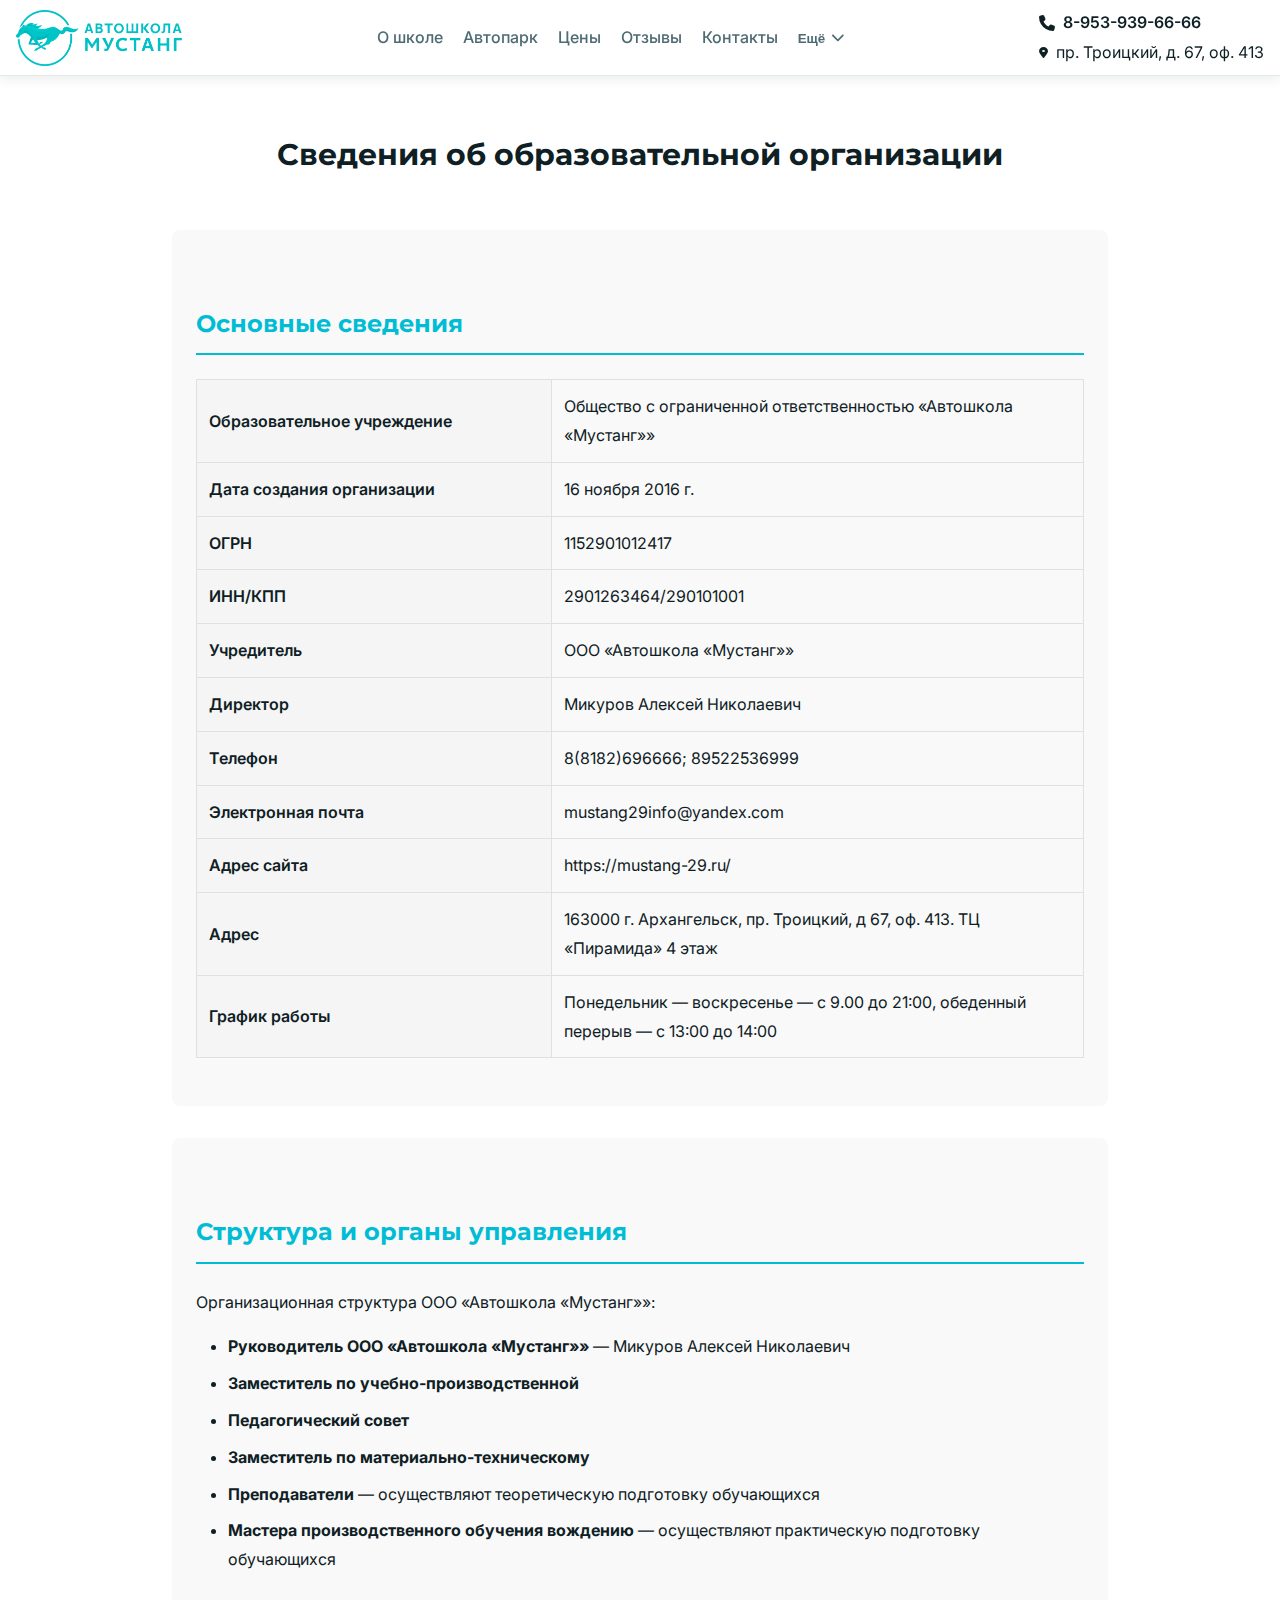
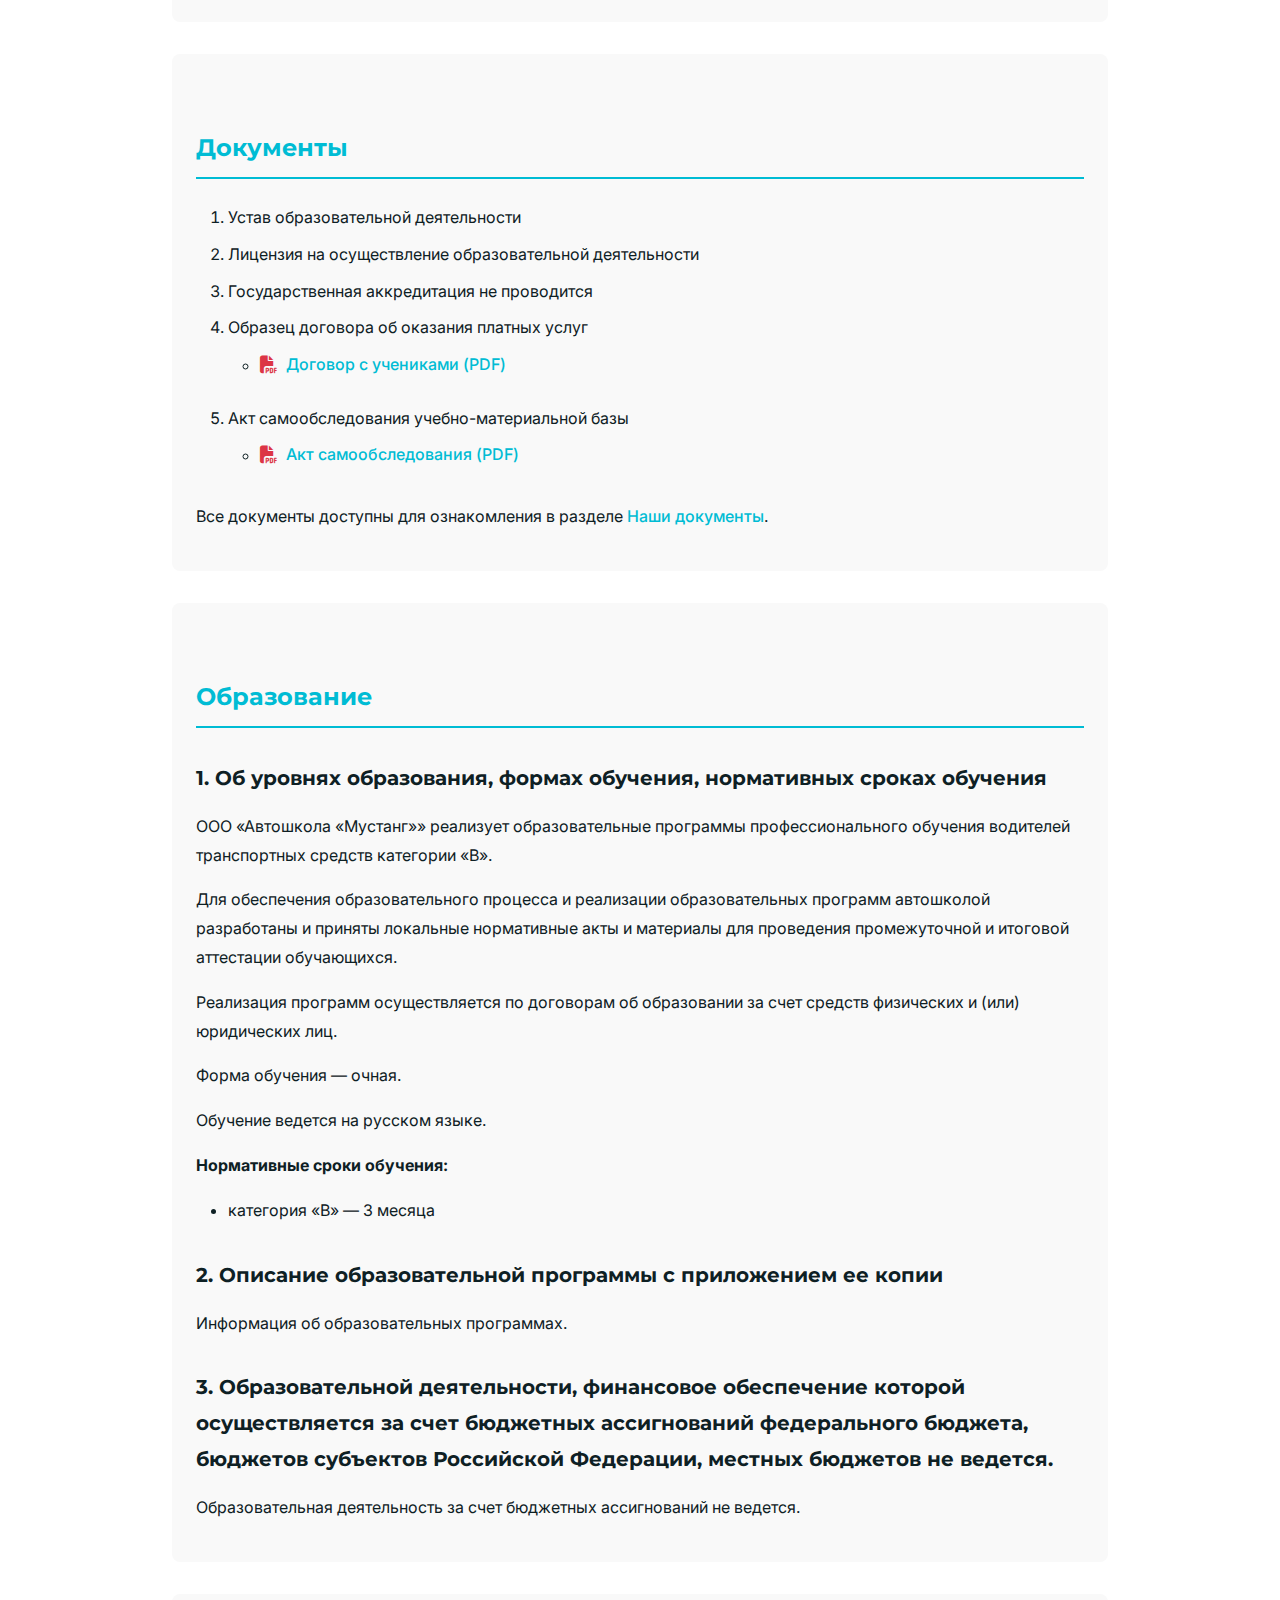
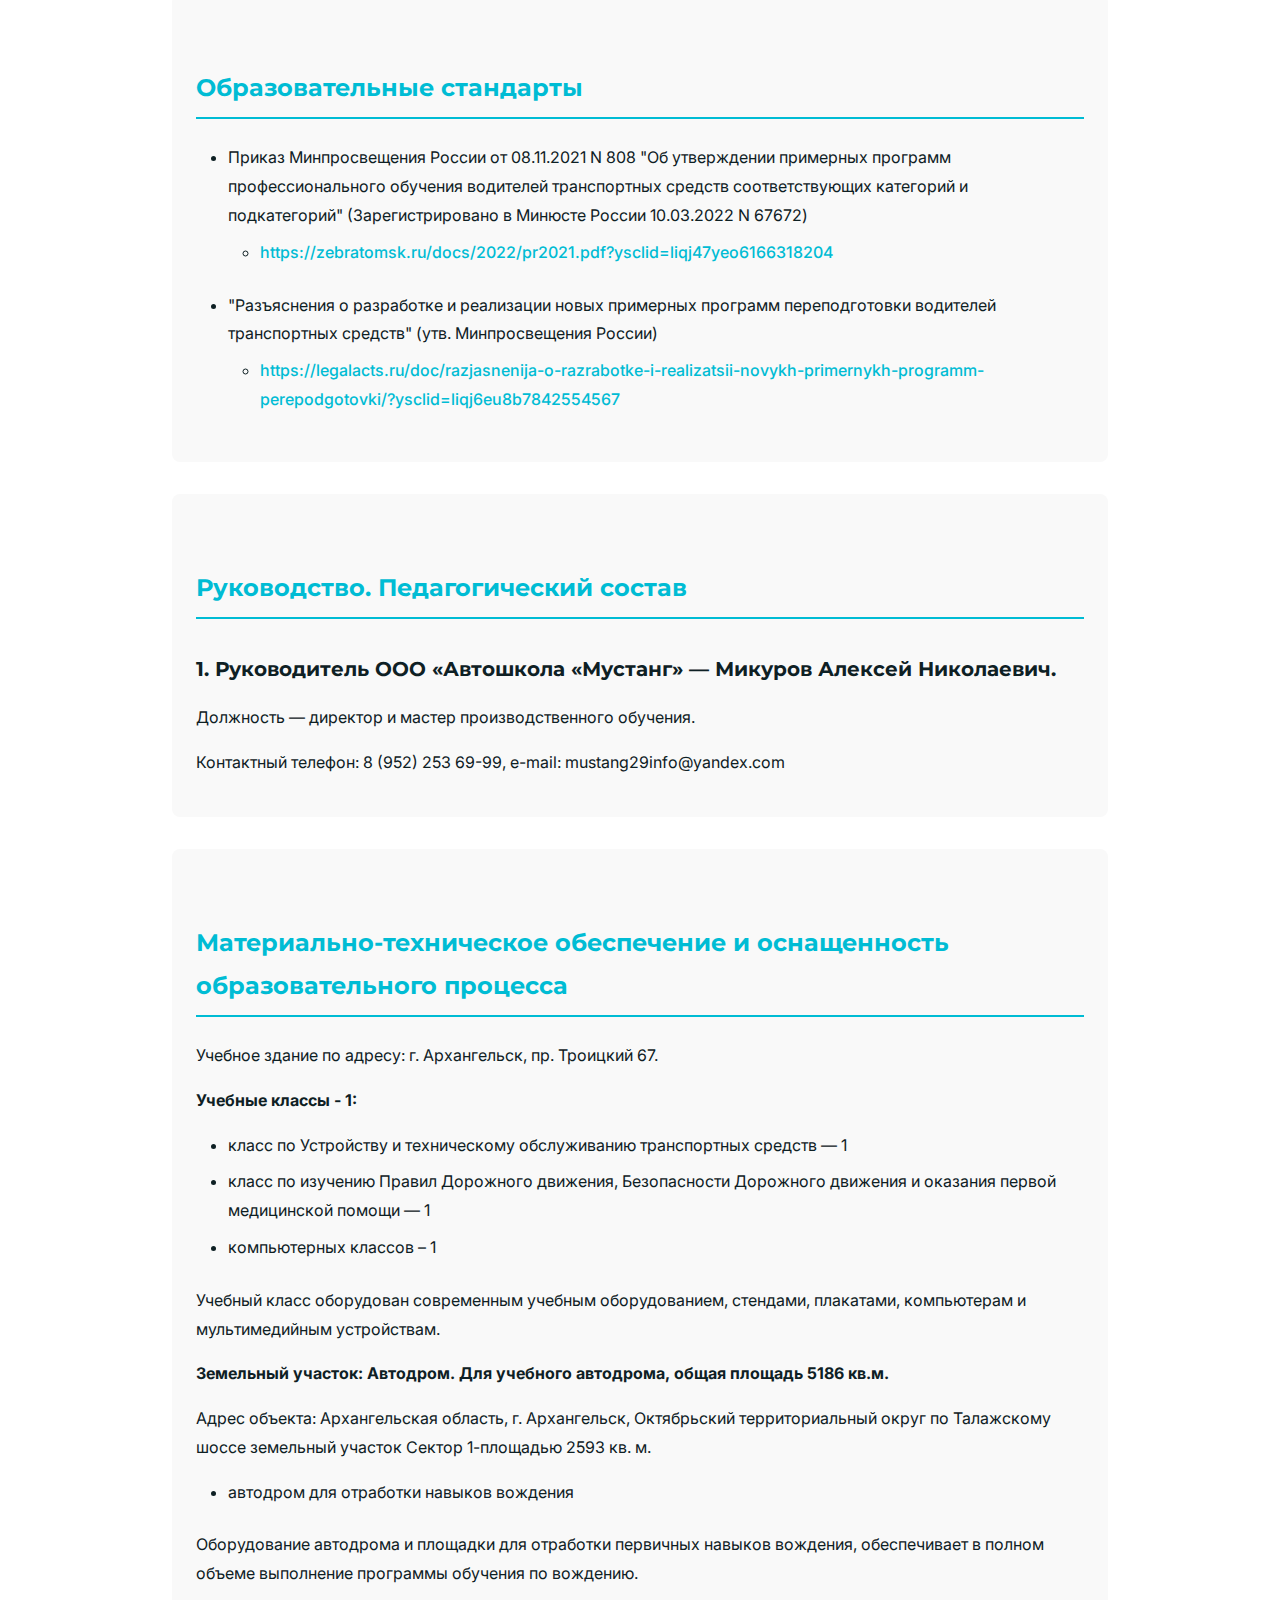
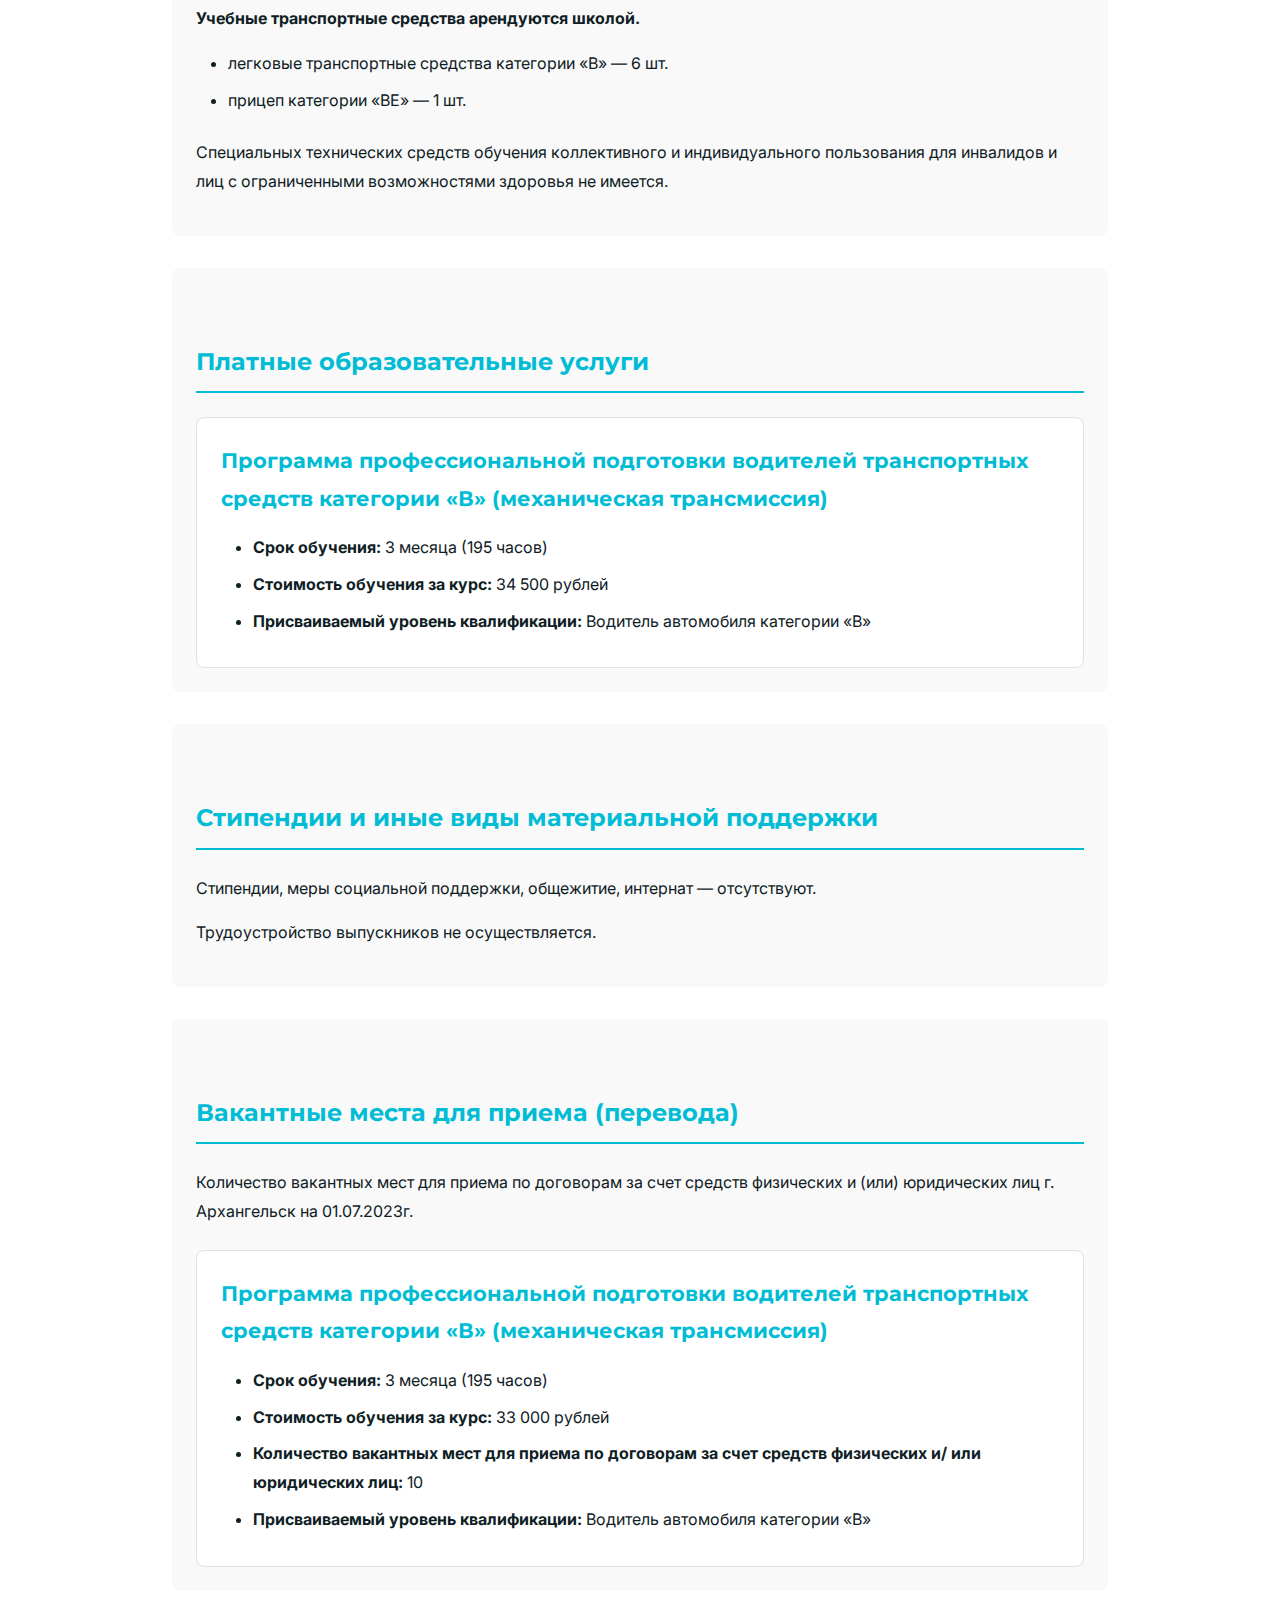
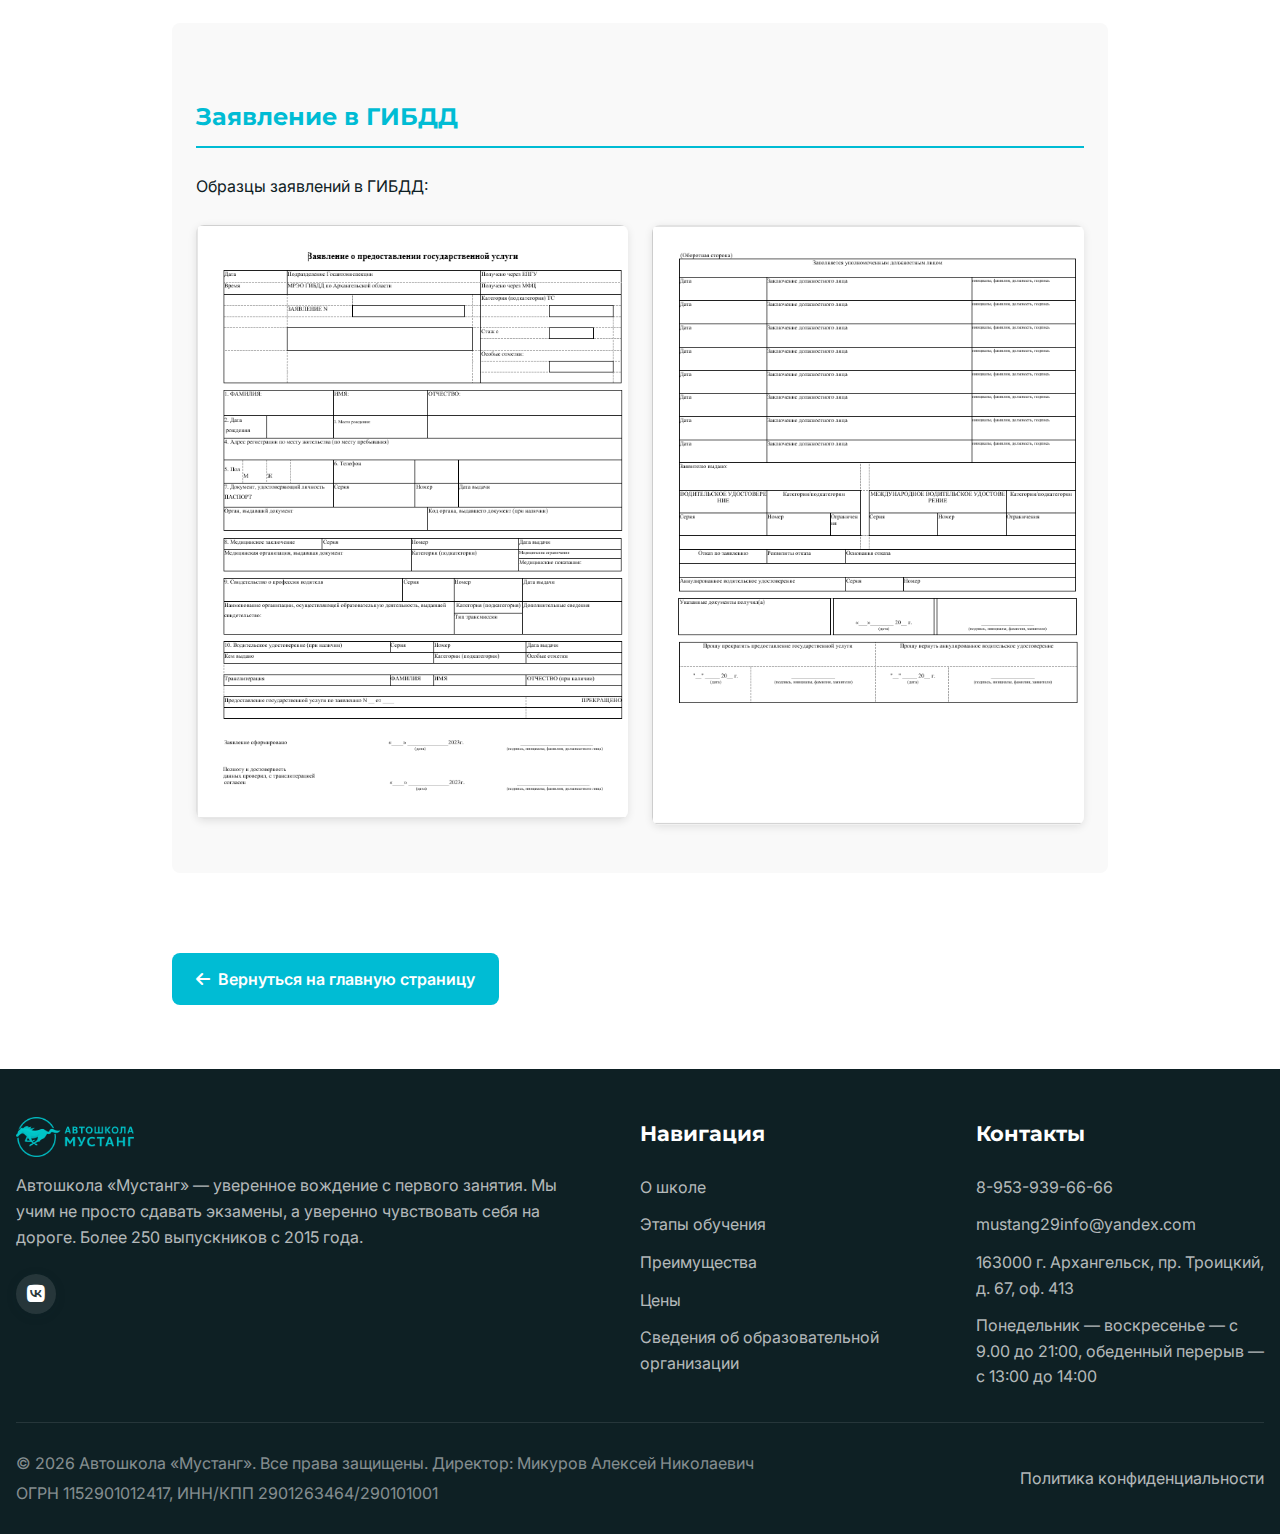
<file: education-info.html>
<!DOCTYPE html>
<html lang="ru">

<head>
    <meta charset="utf-8" />
    <meta name="viewport" content="width=device-width, initial-scale=1" />

    <!-- Отключение кеширования -->
    <meta http-equiv="Cache-Control" content="no-cache, no-store, must-revalidate" />
    <meta http-equiv="Pragma" content="no-cache" />
    <meta http-equiv="Expires" content="0" />

    <title>Сведения об образовательной организации | Автошкола «Мустанг»</title>
    <meta name="description"
        content="Сведения об образовательной организации ООО «Автошкола «Мустанг»» в Архангельске. Основные сведения, документы, образование, руководство." />
    <meta name="robots" content="index, follow" />

    <!-- Favicon -->
    <link rel="icon" type="image/png" sizes="32x32" href="assets/logo1.png" />
    <link rel="icon" type="image/png" sizes="16x16" href="assets/logo1.png" />

    <!-- Fonts -->
    <link rel="preconnect" href="https://fonts.googleapis.com" />
    <link rel="preconnect" href="https://fonts.gstatic.com" crossorigin />
    <link
        href="https://fonts.googleapis.com/css2?family=Inter:wght@400;500;600;700&family=Montserrat:wght@600;700;800&display=swap"
        rel="stylesheet" />

    <!-- Icons -->
    <link rel="stylesheet" href="https://cdnjs.cloudflare.com/ajax/libs/font-awesome/6.4.0/css/all.min.css" />

    <!-- Styles -->
    <link rel="stylesheet" href="styles/main.css?v=20250101" />
    <link rel="stylesheet" href="styles/components.css?v=20250101" />

    <style>
        .education-page {
            padding: 8rem 2rem 4rem;
            max-width: 1000px;
            margin: 0 auto;
            line-height: 1.8;
        }

        .education-page h1 {
            font-family: var(--ff-head);
            font-size: var(--fz-3xl);
            color: var(--text-dark);
            margin-bottom: 3rem;
            text-align: center;
        }

        .education-page h2 {
            font-family: var(--ff-head);
            font-size: var(--fz-2xl);
            color: var(--primary);
            margin-top: 3rem;
            margin-bottom: 1.5rem;
            padding-bottom: 0.5rem;
            border-bottom: 2px solid var(--primary);
        }

        .education-page h3 {
            font-family: var(--ff-head);
            font-size: var(--fz-xl);
            color: var(--text-dark);
            margin-top: 2rem;
            margin-bottom: 1rem;
        }

        .education-page p {
            margin-bottom: 1rem;
            color: var(--text-dark);
        }

        .education-page .table-wrapper {
            margin: 1.5rem 0;
        }

        .education-page table {
            width: 100%;
            border-collapse: collapse;
            margin: 0;
        }

        .education-page table td {
            padding: 0.75rem;
            border: 1px solid #e0e0e0;
        }

        .education-page table td:first-child {
            font-weight: 600;
            background-color: #f5f5f5;
            width: 40%;
        }

        .education-page table th {
            padding: 0.75rem;
            border: 1px solid #e0e0e0;
            background-color: #f5f5f5;
            color: var(--text-dark);
            text-align: left;
            font-weight: 600;
        }

        /* Карточки для мобильных вместо таблиц */
        .education-page .table-cards {
            display: none;
        }

        .education-page .table-cards-simple {
            background-color: white;
            border: 1px solid #e0e0e0;
            border-radius: var(--radius-md);
            padding: 1rem;
            box-shadow: 0 2px 4px rgba(0, 0, 0, 0.05);
        }

        .education-page .table-card {
            background-color: white;
            border: 1px solid #e0e0e0;
            border-radius: var(--radius-md);
            padding: 1rem;
            margin-bottom: 1rem;
            box-shadow: 0 2px 4px rgba(0, 0, 0, 0.05);
        }

        .education-page .table-card-row {
            display: flex;
            flex-direction: column;
            padding: 0.75rem 0;
            border-bottom: 1px solid #f0f0f0;
        }

        .education-page .table-cards-simple .table-card-row:last-child {
            border-bottom: none;
        }

        .education-page .table-card .table-card-row:last-child {
            border-bottom: none;
        }

        .education-page .table-card-label {
            font-weight: 600;
            color: var(--text-dark);
            margin-bottom: 0.25rem;
            font-size: 0.9rem;
        }

        .education-page .table-card-value {
            color: var(--text-dark);
            word-break: break-word;
        }

        .education-page .table-card-header {
            background-color: #f5f5f5;
            padding: 0.75rem;
            border-radius: var(--radius-sm);
            margin-bottom: 0.5rem;
            font-weight: 600;
            text-align: center;
        }

        .education-page ul,
        .education-page ol {
            margin-bottom: 1.5rem;
            padding-left: 2rem;
        }

        .education-page li {
            margin-bottom: 0.5rem;
        }

        .education-page .back-link {
            display: inline-flex;
            align-items: center;
            gap: 0.5rem;
            margin-top: 3rem;
            padding: 0.75rem 1.5rem;
            background-color: var(--primary);
            color: white;
            text-decoration: none;
            border-radius: var(--radius-md);
            font-weight: 600;
            transition: background-color 0.3s;
        }

        .education-page .back-link:hover {
            background-color: var(--primary-dark);
        }

        .education-page .info-section {
            background-color: #f9f9f9;
            padding: 1.5rem;
            border-radius: var(--radius-md);
            margin-bottom: 2rem;
        }

        .education-page .document-link {
            display: inline-flex;
            align-items: center;
            gap: 0.5rem;
            color: var(--primary);
            text-decoration: none;
            font-weight: 500;
            margin-top: 0.5rem;
        }

        .education-page .document-link:hover {
            text-decoration: underline;
        }

        .education-page .document-link i {
            color: #dc3545;
            font-size: 1.1rem;
        }

        .education-page .service-item {
            background-color: white;
            border: 1px solid #e0e0e0;
            border-radius: var(--radius-md);
            padding: 1.5rem;
            margin-top: 1.5rem;
        }

        .education-page .service-item h3 {
            margin-top: 0;
            margin-bottom: 1rem;
            color: var(--primary);
            font-size: var(--fz-lg);
        }

        .education-page .service-item ul {
            margin-bottom: 0;
        }

        .education-page .gibdd-documents {
            display: grid;
            grid-template-columns: repeat(auto-fit, minmax(300px, 1fr));
            gap: 1.5rem;
            margin: 1.5rem 0;
        }

        .education-page .gibdd-doc-item {
            width: 100%;
        }

        .education-page .gibdd-doc-item img {
            width: 100%;
            height: auto;
            border-radius: var(--radius-md);
            box-shadow: 0 2px 8px rgba(0, 0, 0, 0.1);
        }

        @media (max-width: 768px) {
            .education-page {
                padding: 6rem 1rem 2rem;
            }

            .education-page h1 {
                font-size: var(--fz-2xl);
            }

            .education-page h2 {
                font-size: var(--fz-xl);
            }

            .education-page .info-section {
                padding: 1rem;
            }

            /* Скрываем таблицы на мобильных */
            .education-page .table-wrapper table {
                display: none;
            }

            /* Показываем карточки на мобильных */
            .education-page .table-cards {
                display: block;
            }

            .education-page .gibdd-documents {
                grid-template-columns: 1fr;
                gap: 1rem;
            }

            .education-page .service-item {
                padding: 1rem;
            }

            .education-page .service-item h3 {
                font-size: var(--fz-md);
            }
        }
    </style>
</head>

<body>
    <!-- Header -->
    <header class="header" id="header">
        <div class="container">
            <div class="header__inner">
                <a href="index.html" class="logo">
                    <img src="assets/logo8.png" alt="Автошкола Мустанг" class="logo__image" width="180" height="50" />
                </a>

                <nav class="nav" id="nav">
                    <a href="index.html#about" class="nav__link">О школе</a>
                    <a href="index.html#fleet" class="nav__link">Автопарк</a>
                    <a href="index.html#pricing" class="nav__link">Цены</a>
                    <a href="index.html#reviews" class="nav__link">Отзывы</a>
                    <a href="index.html#contact" class="nav__link">Контакты</a>
                    <!-- extra links (hidden on desktop; shown in mobile) -->
                    <a href="index.html#process" class="nav__link nav__link--extra">Этапы обучения</a>
                    <a href="index.html#gallery" class="nav__link nav__link--extra">Галерея</a>
                    <a href="index.html#faq" class="nav__link nav__link--extra">FAQ</a>
                    <!-- desktop dropdown "more" (hidden on mobile) -->
                    <div class="nav__more" aria-haspopup="true" aria-expanded="false">
                        <button class="nav__more-trigger" type="button" aria-label="Ещё разделы">
                            Ещё <i class="fas fa-chevron-down" aria-hidden="true"></i>
                        </button>
                        <div class="nav__more-menu" role="menu">
                            <a href="index.html#process" class="nav__more-item" role="menuitem">Этапы обучения</a>
                            <a href="index.html#gallery" class="nav__more-item" role="menuitem">Галерея</a>
                            <a href="index.html#faq" class="nav__more-item" role="menuitem">FAQ</a>
                        </div>
                    </div>
                </nav>

                <div class="header__actions">
                    <div class="header__contact">
                        <a href="tel:+79539396666" class="phone">
                            <i class="fas fa-phone"></i>
                            <span>8-953-939-66-66</span>
                        </a>
                        <div class="header__address">
                            <i class="fas fa-map-marker-alt"></i>
                            <span>пр. Троицкий, д. 67, оф. 413</span>
                        </div>
                    </div>
                    <button class="nav-toggle" id="navToggle" aria-label="Открыть меню">
                        <span></span>
                        <span></span>
                        <span></span>
                    </button>
                </div>
            </div>
        </div>
    </header>

    <!-- Main Content -->
    <main class="education-page">
        <h1>Сведения об образовательной организации</h1>

        <!-- Основные сведения -->
        <section class="info-section">
            <h2>Основные сведения</h2>

            <div class="table-wrapper">
                <table>
                    <tr>
                        <td>Образовательное учреждение</td>
                        <td>Общество с ограниченной ответственностью «Автошкола «Мустанг»»</td>
                    </tr>
                    <tr>
                        <td>Дата создания организации</td>
                        <td>16 ноября 2016 г.</td>
                    </tr>
                    <tr>
                        <td>ОГРН</td>
                        <td>1152901012417</td>
                    </tr>
                    <tr>
                        <td>ИНН/КПП</td>
                        <td>2901263464/290101001</td>
                    </tr>
                    <tr>
                        <td>Учредитель</td>
                        <td>ООО «Автошкола «Мустанг»»</td>
                    </tr>
                    <tr>
                        <td>Директор</td>
                        <td>Микуров Алексей Николаевич</td>
                    </tr>
                    <tr>
                        <td>Телефон</td>
                        <td>8(8182)696666; <a href="tel:+789522536999">89522536999</a></td>
                    </tr>
                    <tr>
                        <td>Электронная почта</td>
                        <td><a href="mailto:mustang29info@yandex.com">mustang29info@yandex.com</a></td>
                    </tr>
                    <tr>
                        <td>Адрес сайта</td>
                        <td><a href="https://mustang-29.ru/" target="_blank" rel="noopener">https://mustang-29.ru/</a>
                        </td>
                    </tr>
                    <tr>
                        <td>Адрес</td>
                        <td>163000 г. Архангельск, пр. Троицкий, д 67, оф. 413. ТЦ «Пирамида» 4 этаж</td>
                    </tr>
                    <tr>
                        <td>График работы</td>
                        <td>Понедельник — воскресенье — с 9.00 до 21:00, обеденный перерыв — с 13:00 до 14:00</td>
                    </tr>
                </table>

                <!-- Карточки для мобильных -->
                <div class="table-cards">
                    <div class="table-cards-simple">
                        <div class="table-card-row">
                            <div class="table-card-label">Образовательное учреждение</div>
                            <div class="table-card-value">Общество с ограниченной ответственностью «Автошкола «Мустанг»»
                            </div>
                        </div>
                        <div class="table-card-row">
                            <div class="table-card-label">Дата создания организации</div>
                            <div class="table-card-value">16 ноября 2016 г.</div>
                        </div>
                        <div class="table-card-row">
                            <div class="table-card-label">ОГРН</div>
                            <div class="table-card-value">1152901012417</div>
                        </div>
                        <div class="table-card-row">
                            <div class="table-card-label">ИНН/КПП</div>
                            <div class="table-card-value">2901263464/290101001</div>
                        </div>
                        <div class="table-card-row">
                            <div class="table-card-label">Учредитель</div>
                            <div class="table-card-value">ООО «Автошкола «Мустанг»»</div>
                        </div>
                        <div class="table-card-row">
                            <div class="table-card-label">Директор</div>
                            <div class="table-card-value">Микуров Алексей Николаевич</div>
                        </div>
                        <div class="table-card-row">
                            <div class="table-card-label">Телефон</div>
                            <div class="table-card-value">8(8182)696666; <a href="tel:+789522536999">89522536999</a>
                            </div>
                        </div>
                        <div class="table-card-row">
                            <div class="table-card-label">Электронная почта</div>
                            <div class="table-card-value"><a
                                    href="mailto:mustang29info@yandex.com">mustang29info@yandex.com</a></div>
                        </div>
                        <div class="table-card-row">
                            <div class="table-card-label">Адрес сайта</div>
                            <div class="table-card-value"><a href="https://mustang-29.ru/" target="_blank"
                                    rel="noopener">https://mustang-29.ru/</a></div>
                        </div>
                        <div class="table-card-row">
                            <div class="table-card-label">Адрес</div>
                            <div class="table-card-value">163000 г. Архангельск, пр. Троицкий, д 67, оф. 413. ТЦ
                                «Пирамида» 4 этаж</div>
                        </div>
                        <div class="table-card-row">
                            <div class="table-card-label">График работы</div>
                            <div class="table-card-value">Понедельник — воскресенье — с 9.00 до 21:00, обеденный перерыв
                                — с 13:00 до 14:00</div>
                        </div>
                    </div>
                </div>
            </div>
        </section>

        <!-- Структура и органы управления -->
        <section class="info-section">
            <h2>Структура и органы управления</h2>

            <p>Организационная структура ООО «Автошкола «Мустанг»»:</p>

            <ul>
                <li><strong>Руководитель ООО «Автошкола «Мустанг»»</strong> — Микуров Алексей Николаевич</li>
                <li><strong>Заместитель по учебно-производственной</strong></li>
                <li><strong>Педагогический совет</strong></li>
                <li><strong>Заместитель по материально-техническому</strong></li>
                <li><strong>Преподаватели</strong> — осуществляют теоретическую подготовку обучающихся</li>
                <li><strong>Мастера производственного обучения вождению</strong> — осуществляют практическую подготовку
                    обучающихся</li>
            </ul>
        </section>

        <!-- Документы -->
        <section class="info-section">
            <h2>Документы</h2>

            <ol>
                <li>Устав образовательной деятельности</li>
                <li>Лицензия на осуществление образовательной деятельности</li>
                <li>Государственная аккредитация не проводится</li>
                <li>Образец договора об оказания платных услуг
                    <ul>
                        <li><a href="assets/doc/Договор с учениками Мустанг.pdf" target="_blank" rel="noopener"
                                class="document-link"><i class="fas fa-file-pdf"></i> Договор с учениками (PDF)</a></li>
                    </ul>
                </li>
                <li>Акт самообследования учебно-материальной базы
                    <ul>
                        <li><a href="assets/doc/akt_samoobsl_MUSTI.pdf" target="_blank" rel="noopener"
                                class="document-link"><i class="fas fa-file-pdf"></i> Акт самообследования (PDF)</a>
                        </li>
                    </ul>
                </li>
            </ol>

            <p>Все документы доступны для ознакомления в разделе <a href="index.html#documents"
                    class="document-link">Наши документы</a>.</p>
        </section>

        <!-- Образование -->
        <section class="info-section">
            <h2>Образование</h2>

            <h3>1. Об уровнях образования, формах обучения, нормативных сроках обучения</h3>

            <p>ООО «Автошкола «Мустанг»» реализует образовательные программы профессионального обучения водителей
                транспортных средств категории «В».</p>

            <p>Для обеспечения образовательного процесса и реализации образовательных программ автошколой разработаны и
                приняты локальные нормативные акты и материалы для проведения промежуточной и итоговой аттестации
                обучающихся.</p>

            <p>Реализация программ осуществляется по договорам об образовании за счет средств физических и (или)
                юридических лиц.</p>

            <p>Форма обучения — очная.</p>

            <p>Обучение ведется на русском языке.</p>

            <p><strong>Нормативные сроки обучения:</strong></p>
            <ul>
                <li>категория «В» — 3 месяца</li>
            </ul>

            <h3>2. Описание образовательной программы с приложением ее копии</h3>

            <p>Информация об образовательных программах.</p>

            <h3>3. Образовательной деятельности, финансовое обеспечение которой осуществляется за счет бюджетных
                ассигнований федерального бюджета, бюджетов субъектов Российской Федерации, местных бюджетов не ведется.
            </h3>

            <p>Образовательная деятельность за счет бюджетных ассигнований не ведется.</p>
        </section>

        <!-- Образовательные стандарты -->
        <section class="info-section">
            <h2>Образовательные стандарты</h2>

            <ul>
                <li>Приказ Минпросвещения России от 08.11.2021 N 808 "Об утверждении примерных программ
                    профессионального обучения водителей транспортных средств соответствующих категорий и подкатегорий"
                    (Зарегистрировано в Минюсте России 10.03.2022 N 67672)
                    <ul>
                        <li><a href="https://zebratomsk.ru/docs/2022/pr2021.pdf?ysclid=liqj47yeo6166318204"
                                target="_blank" rel="noopener"
                                class="document-link">https://zebratomsk.ru/docs/2022/pr2021.pdf?ysclid=liqj47yeo6166318204</a>
                        </li>
                    </ul>
                </li>
                <li>"Разъяснения о разработке и реализации новых примерных программ переподготовки водителей
                    транспортных средств" (утв. Минпросвещения России)
                    <ul>
                        <li><a href="https://legalacts.ru/doc/razjasnenija-o-razrabotke-i-realizatsii-novykh-primernykh-programm-perepodgotovki/?ysclid=liqj6eu8b7842554567"
                                target="_blank" rel="noopener"
                                class="document-link">https://legalacts.ru/doc/razjasnenija-o-razrabotke-i-realizatsii-novykh-primernykh-programm-perepodgotovki/?ysclid=liqj6eu8b7842554567</a>
                        </li>
                    </ul>
                </li>
            </ul>
        </section>

        <!-- Руководство. Педагогический состав -->
        <section class="info-section">
            <h2>Руководство. Педагогический состав</h2>

            <h3>1. Руководитель ООО «Автошкола «Мустанг» — Микуров Алексей Николаевич.</h3>

            <p>Должность — директор и мастер производственного обучения.</p>

            <p>Контактный телефон: <a href="tel:+789522536999">8 (952) 253 69-99</a>, e-mail: <a
                    href="mailto:mustang29info@yandex.com">mustang29info@yandex.com</a></p>
        </section>

        <!-- Материально-техническое обеспечение -->
        <section class="info-section">
            <h2>Материально-техническое обеспечение и оснащенность образовательного процесса</h2>

            <p>Учебное здание по адресу: г. Архангельск, пр. Троицкий 67.</p>

            <p><strong>Учебные классы - 1:</strong></p>
            <ul>
                <li>класс по Устройству и техническому обслуживанию транспортных средств — 1</li>
                <li>класс по изучению Правил Дорожного движения, Безопасности Дорожного движения и оказания первой
                    медицинской помощи — 1</li>
                <li>компьютерных классов – 1</li>
            </ul>

            <p>Учебный класс оборудован современным учебным оборудованием, стендами, плакатами, компьютерам и
                мультимедийным устройствам.</p>

            <p><strong>Земельный участок: Автодром. Для учебного автодрома, общая площадь 5186 кв.м.</strong></p>

            <p>Адрес объекта: Архангельская область, г. Архангельск, Октябрьский территориальный округ по Талажскому
                шоссе земельный участок Сектор 1-площадью 2593 кв. м.</p>

            <ul>
                <li>автодром для отработки навыков вождения</li>
            </ul>

            <p>Оборудование автодрома и площадки для отработки первичных навыков вождения, обеспечивает в полном объеме
                выполнение программы обучения по вождению.</p>

            <p><strong>Учебные транспортные средства арендуются школой.</strong></p>
            <ul>
                <li>легковые транспортные средства категории «В» — 6 шт.</li>
                <li>прицеп категории «ВЕ» — 1 шт.</li>
            </ul>

            <p>Специальных технических средств обучения коллективного и индивидуального пользования для инвалидов и лиц
                с ограниченными возможностями здоровья не имеется.</p>
        </section>

        <!-- Платные образовательные услуги -->
        <section class="info-section">
            <h2>Платные образовательные услуги</h2>

            <div class="service-item">
                <h3>Программа профессиональной подготовки водителей транспортных средств категории «В» (механическая
                    трансмиссия)</h3>
                <ul>
                    <li><strong>Срок обучения:</strong> 3 месяца (195 часов)</li>
                    <li><strong>Стоимость обучения за курс:</strong> 34 500 рублей</li>
                    <li><strong>Присваиваемый уровень квалификации:</strong> Водитель автомобиля категории «В»</li>
                </ul>
            </div>
        </section>

        <!-- Стипендии и иные виды материальной поддержки -->
        <section class="info-section">
            <h2>Стипендии и иные виды материальной поддержки</h2>

            <p>Стипендии, меры социальной поддержки, общежитие, интернат — отсутствуют.</p>

            <p>Трудоустройство выпускников не осуществляется.</p>
        </section>

        <!-- Вакантные места для приема (перевода) -->
        <section class="info-section">
            <h2>Вакантные места для приема (перевода)</h2>

            <p>Количество вакантных мест для приема по договорам за счет средств физических и (или) юридических лиц г.
                Архангельск на 01.07.2023г.</p>

            <div class="service-item">
                <h3>Программа профессиональной подготовки водителей транспортных средств категории «В» (механическая
                    трансмиссия)</h3>
                <ul>
                    <li><strong>Срок обучения:</strong> 3 месяца (195 часов)</li>
                    <li><strong>Стоимость обучения за курс:</strong> 33 000 рублей</li>
                    <li><strong>Количество вакантных мест для приема по договорам за счет средств физических и/ или
                            юридических лиц:</strong> 10</li>
                    <li><strong>Присваиваемый уровень квалификации:</strong> Водитель автомобиля категории «В»</li>
                </ul>
            </div>
        </section>

        <!-- Заявление в ГИБДД -->
        <section class="info-section">
            <h2>Заявление в ГИБДД</h2>

            <p>Образцы заявлений в ГИБДД:</p>

            <div class="gibdd-documents">
                <div class="gibdd-doc-item">
                    <img src="assets/doc/заявлениеГИБДД1.png" alt="Заявление в ГИБДД 1" />
                </div>
                <div class="gibdd-doc-item">
                    <img src="assets/doc/заявлениеГИБДД2.png" alt="Заявление в ГИБДД 2" />
                </div>
            </div>
        </section>

        <!-- Кнопка возврата -->
        <a href="index.html" class="back-link">
            <i class="fas fa-arrow-left"></i>
            Вернуться на главную страницу
        </a>
    </main>

    <!-- Footer -->
    <footer class="footer">
        <div class="container">
            <div class="footer__content">
                <div class="footer__section">
                    <div class="footer__logo">
                        <img src="assets/logo8.png" alt="Автошкола Мустанг" class="footer__logo-image" width="180"
                            height="50" />
                    </div>
                    <p class="footer__description">
                        Автошкола «Мустанг» — уверенное вождение с первого занятия. Мы
                        учим не просто сдавать экзамены, а уверенно чувствовать себя на
                        дороге. Более 250 выпускников с 2015 года.
                    </p>
                    <div class="social-links">
                        <a href="https://vk.com/amustang2021" target="_blank" rel="noopener noreferrer"
                            class="social-link" aria-label="ВКонтакте">
                            <i class="fab fa-vk"></i>
                        </a>
                    </div>
                </div>

                <div class="footer__section">
                    <h3 class="footer__title">Навигация</h3>
                    <nav class="footer__nav">
                        <a href="index.html#about" class="footer__link">О школе</a>
                        <a href="index.html#process" class="footer__link">Этапы обучения</a>
                        <a href="index.html#benefits" class="footer__link">Преимущества</a>
                        <a href="index.html#pricing" class="footer__link">Цены</a>
                        <a href="education-info.html" class="footer__link">Сведения об образовательной организации</a>
                    </nav>
                </div>

                <div class="footer__section">
                    <h3 class="footer__title">Контакты</h3>
                    <div class="footer__contacts">
                        <a href="tel:+79539396666" class="footer__contact">8-953-939-66-66</a>
                        <a href="mailto:mustang29info@yandex.com" class="footer__contact">mustang29info@yandex.com</a>
                        <p class="footer__contact">
                            163000 г. Архангельск, пр. Троицкий, д. 67, оф. 413
                        </p>
                        <p class="footer__contact">Понедельник — воскресенье — с 9.00 до 21:00, обеденный перерыв — с
                            13:00 до 14:00</p>
                    </div>
                </div>
            </div>

            <div class="footer__bottom">
                <div class="footer__bottom-content">
                    <div class="footer__bottom-text">
                        <p>&copy; 2026 Автошкола «Мустанг». Все права защищены. Директор: Микуров Алексей Николаевич</p>
                        <p>ОГРН 1152901012417, ИНН/КПП 2901263464/290101001</p>
                    </div>
                    <div class="footer__legal-links">
                        <a href="privacy.html" class="footer__legal-link">Политика конфиденциальности</a>
                    </div>
                </div>
            </div>
        </div>
    </footer>

    <!-- Scripts -->
    <script src="js/app.js?v=20250101"></script>
</body>

</html>
</file>
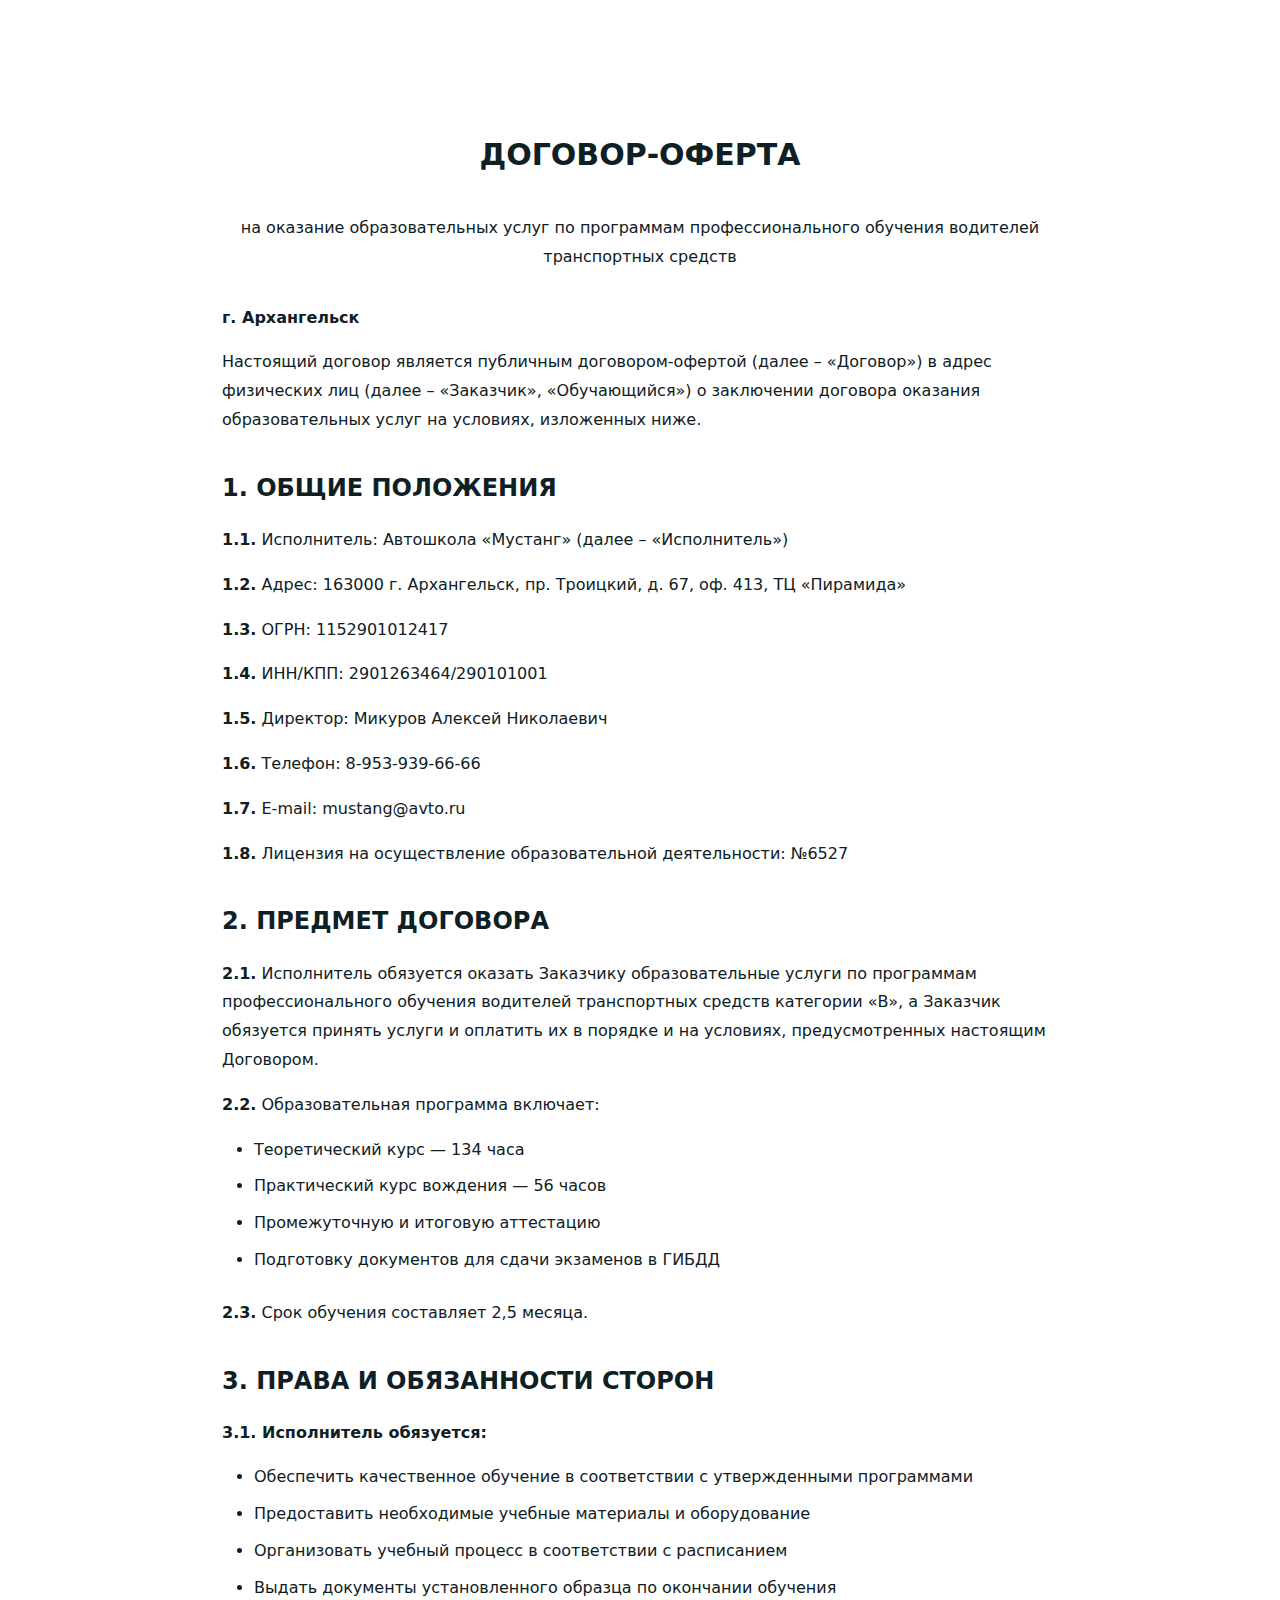
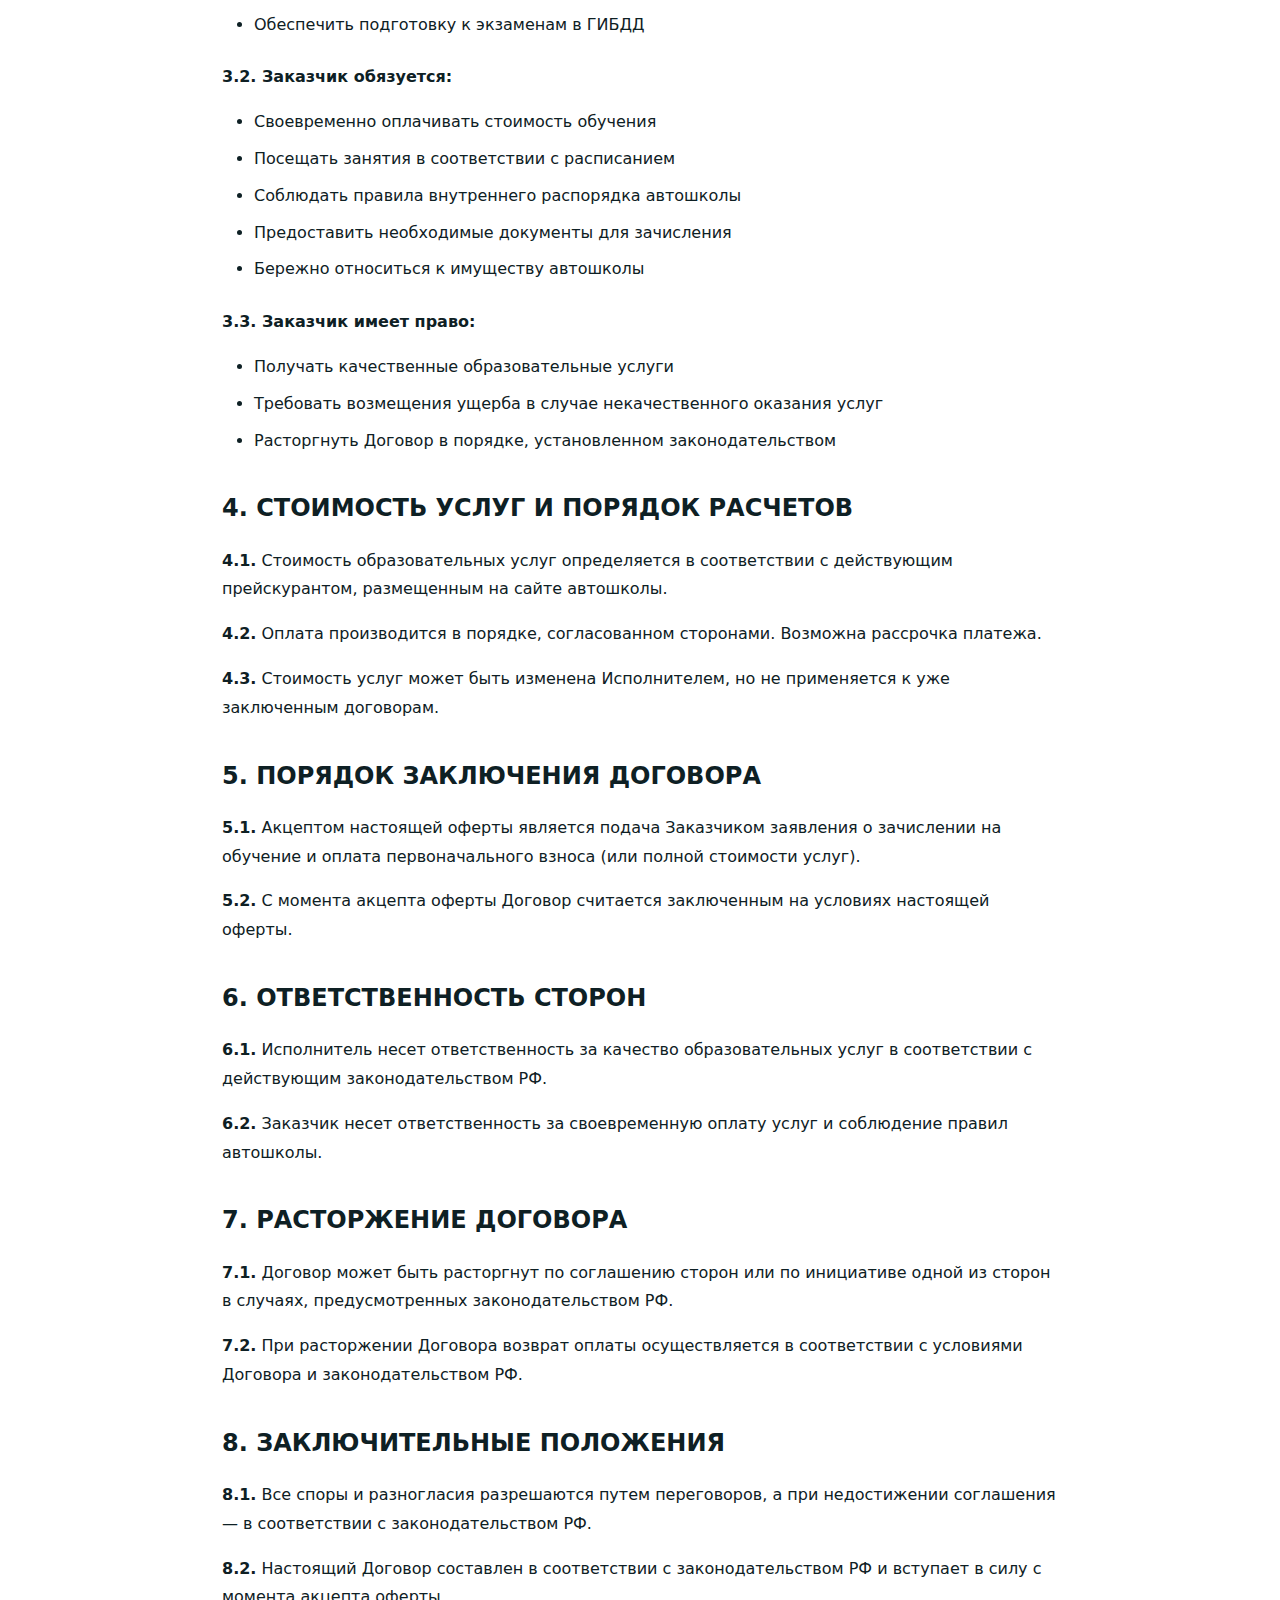
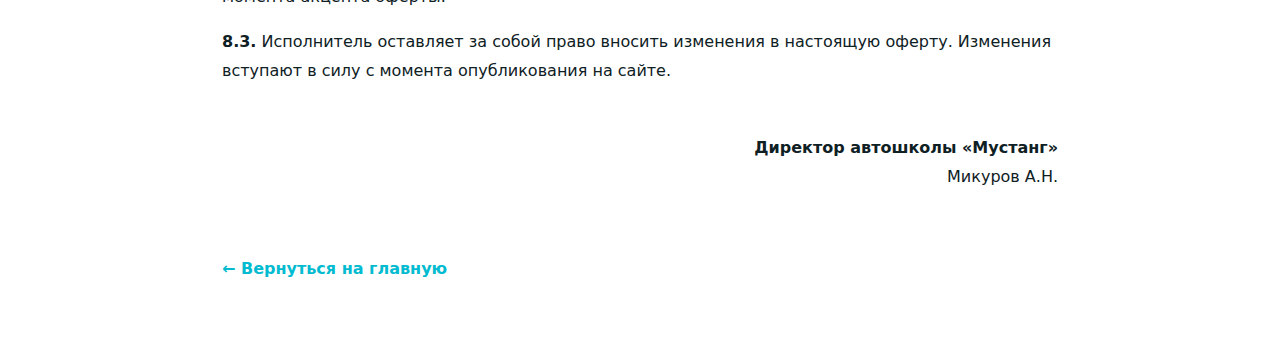
<file: offer.html>
<!DOCTYPE html>
<html lang="ru">
<head>
    <meta charset="utf-8" />
    <meta name="viewport" content="width=device-width, initial-scale=1" />
    <title>Договор-оферта | Автошкола «Мустанг»</title>
    <link rel="stylesheet" href="styles/main.css" />
    <link rel="stylesheet" href="styles/components.css" />
    <style>
        .document-page {
            padding: 8rem 2rem 4rem;
            max-width: 900px;
            margin: 0 auto;
            line-height: 1.8;
        }
        .document-page h1 {
            font-family: var(--ff-head);
            font-size: var(--fz-3xl);
            color: var(--text-dark);
            margin-bottom: 2rem;
            text-align: center;
        }
        .document-page h2 {
            font-family: var(--ff-head);
            font-size: var(--fz-2xl);
            color: var(--text-dark);
            margin-top: 2rem;
            margin-bottom: 1rem;
        }
        .document-page p {
            margin-bottom: 1rem;
            color: var(--text-dark);
        }
        .document-page ol, .document-page ul {
            margin-bottom: 1.5rem;
            padding-left: 2rem;
        }
        .document-page li {
            margin-bottom: 0.5rem;
        }
        .document-page .back-link {
            display: inline-block;
            margin-top: 3rem;
            color: var(--primary);
            text-decoration: none;
            font-weight: 600;
        }
        .document-page .back-link:hover {
            text-decoration: underline;
        }
    </style>
</head>
<body>
    <div class="document-page">
        <h1>ДОГОВОР-ОФЕРТА</h1>
        <p style="text-align: center; margin-bottom: 2rem;">
            на оказание образовательных услуг по программам профессионального обучения водителей транспортных средств
        </p>
        
        <p><strong>г. Архангельск</strong></p>
        <p style="margin-bottom: 2rem;">Настоящий договор является публичным договором-офертой (далее – «Договор») в адрес физических лиц (далее – «Заказчик», «Обучающийся») о заключении договора оказания образовательных услуг на условиях, изложенных ниже.</p>

        <h2>1. ОБЩИЕ ПОЛОЖЕНИЯ</h2>
        <p><strong>1.1.</strong> Исполнитель: Автошкола «Мустанг» (далее – «Исполнитель»)</p>
        <p><strong>1.2.</strong> Адрес: 163000 г. Архангельск, пр. Троицкий, д. 67, оф. 413, ТЦ «Пирамида»</p>
        <p><strong>1.3.</strong> ОГРН: 1152901012417</p>
        <p><strong>1.4.</strong> ИНН/КПП: 2901263464/290101001</p>
        <p><strong>1.5.</strong> Директор: Микуров Алексей Николаевич</p>
        <p><strong>1.6.</strong> Телефон: 8-953-939-66-66</p>
        <p><strong>1.7.</strong> E-mail: mustang@avto.ru</p>
        <p><strong>1.8.</strong> Лицензия на осуществление образовательной деятельности: №6527</p>

        <h2>2. ПРЕДМЕТ ДОГОВОРА</h2>
        <p><strong>2.1.</strong> Исполнитель обязуется оказать Заказчику образовательные услуги по программам профессионального обучения водителей транспортных средств категории «B», а Заказчик обязуется принять услуги и оплатить их в порядке и на условиях, предусмотренных настоящим Договором.</p>
        <p><strong>2.2.</strong> Образовательная программа включает:</p>
        <ul>
            <li>Теоретический курс — 134 часа</li>
            <li>Практический курс вождения — 56 часов</li>
            <li>Промежуточную и итоговую аттестацию</li>
            <li>Подготовку документов для сдачи экзаменов в ГИБДД</li>
        </ul>
        <p><strong>2.3.</strong> Срок обучения составляет 2,5 месяца.</p>

        <h2>3. ПРАВА И ОБЯЗАННОСТИ СТОРОН</h2>
        
        <p><strong>3.1. Исполнитель обязуется:</strong></p>
        <ul>
            <li>Обеспечить качественное обучение в соответствии с утвержденными программами</li>
            <li>Предоставить необходимые учебные материалы и оборудование</li>
            <li>Организовать учебный процесс в соответствии с расписанием</li>
            <li>Выдать документы установленного образца по окончании обучения</li>
            <li>Обеспечить подготовку к экзаменам в ГИБДД</li>
        </ul>

        <p><strong>3.2. Заказчик обязуется:</strong></p>
        <ul>
            <li>Своевременно оплачивать стоимость обучения</li>
            <li>Посещать занятия в соответствии с расписанием</li>
            <li>Соблюдать правила внутреннего распорядка автошколы</li>
            <li>Предоставить необходимые документы для зачисления</li>
            <li>Бережно относиться к имуществу автошколы</li>
        </ul>

        <p><strong>3.3. Заказчик имеет право:</strong></p>
        <ul>
            <li>Получать качественные образовательные услуги</li>
            <li>Требовать возмещения ущерба в случае некачественного оказания услуг</li>
            <li>Расторгнуть Договор в порядке, установленном законодательством</li>
        </ul>

        <h2>4. СТОИМОСТЬ УСЛУГ И ПОРЯДОК РАСЧЕТОВ</h2>
        <p><strong>4.1.</strong> Стоимость образовательных услуг определяется в соответствии с действующим прейскурантом, размещенным на сайте автошколы.</p>
        <p><strong>4.2.</strong> Оплата производится в порядке, согласованном сторонами. Возможна рассрочка платежа.</p>
        <p><strong>4.3.</strong> Стоимость услуг может быть изменена Исполнителем, но не применяется к уже заключенным договорам.</p>

        <h2>5. ПОРЯДОК ЗАКЛЮЧЕНИЯ ДОГОВОРА</h2>
        <p><strong>5.1.</strong> Акцептом настоящей оферты является подача Заказчиком заявления о зачислении на обучение и оплата первоначального взноса (или полной стоимости услуг).</p>
        <p><strong>5.2.</strong> С момента акцепта оферты Договор считается заключенным на условиях настоящей оферты.</p>

        <h2>6. ОТВЕТСТВЕННОСТЬ СТОРОН</h2>
        <p><strong>6.1.</strong> Исполнитель несет ответственность за качество образовательных услуг в соответствии с действующим законодательством РФ.</p>
        <p><strong>6.2.</strong> Заказчик несет ответственность за своевременную оплату услуг и соблюдение правил автошколы.</p>

        <h2>7. РАСТОРЖЕНИЕ ДОГОВОРА</h2>
        <p><strong>7.1.</strong> Договор может быть расторгнут по соглашению сторон или по инициативе одной из сторон в случаях, предусмотренных законодательством РФ.</p>
        <p><strong>7.2.</strong> При расторжении Договора возврат оплаты осуществляется в соответствии с условиями Договора и законодательством РФ.</p>

        <h2>8. ЗАКЛЮЧИТЕЛЬНЫЕ ПОЛОЖЕНИЯ</h2>
        <p><strong>8.1.</strong> Все споры и разногласия разрешаются путем переговоров, а при недостижении соглашения — в соответствии с законодательством РФ.</p>
        <p><strong>8.2.</strong> Настоящий Договор составлен в соответствии с законодательством РФ и вступает в силу с момента акцепта оферты.</p>
        <p><strong>8.3.</strong> Исполнитель оставляет за собой право вносить изменения в настоящую оферту. Изменения вступают в силу с момента опубликования на сайте.</p>

        <p style="margin-top: 3rem; text-align: right;">
            <strong>Директор автошколы «Мустанг»</strong><br>
            Микуров А.Н.
        </p>

        <a href="index.html" class="back-link">← Вернуться на главную</a>
    </div>
</body>
</html>
</file>
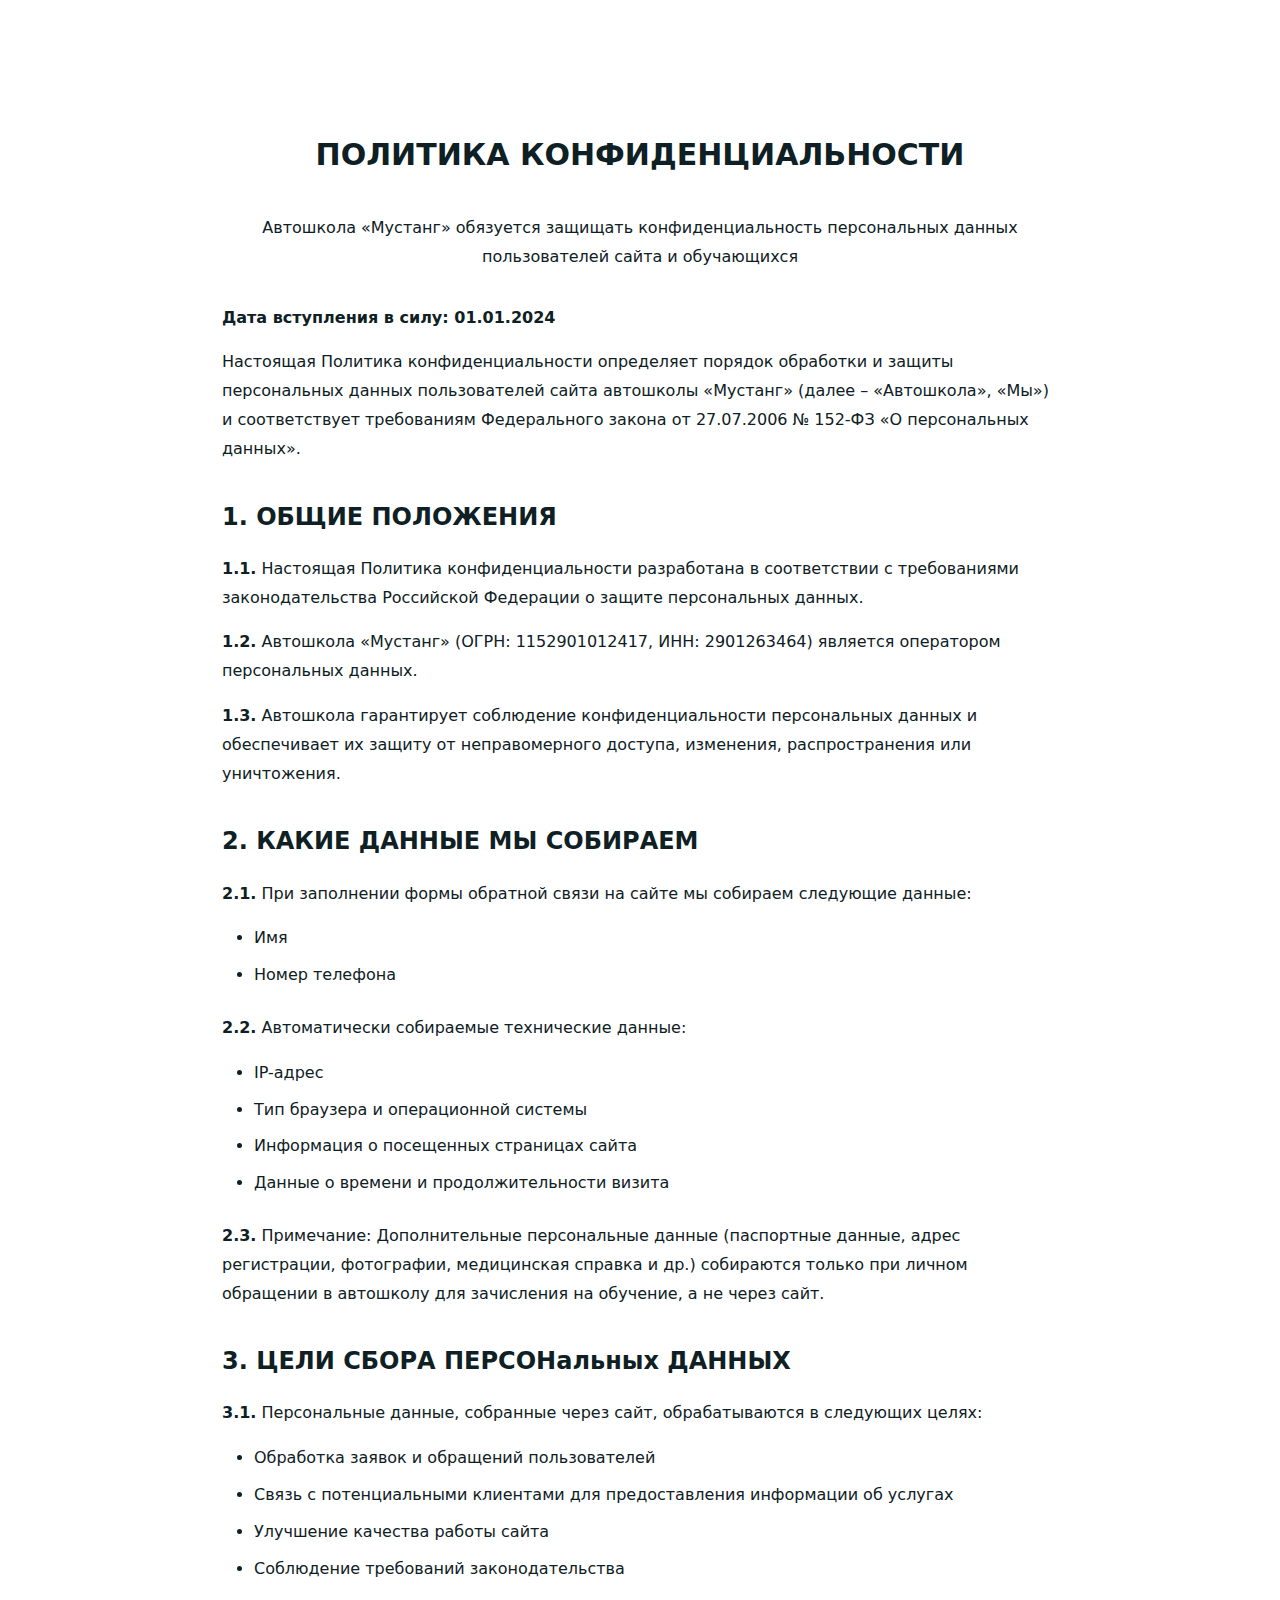
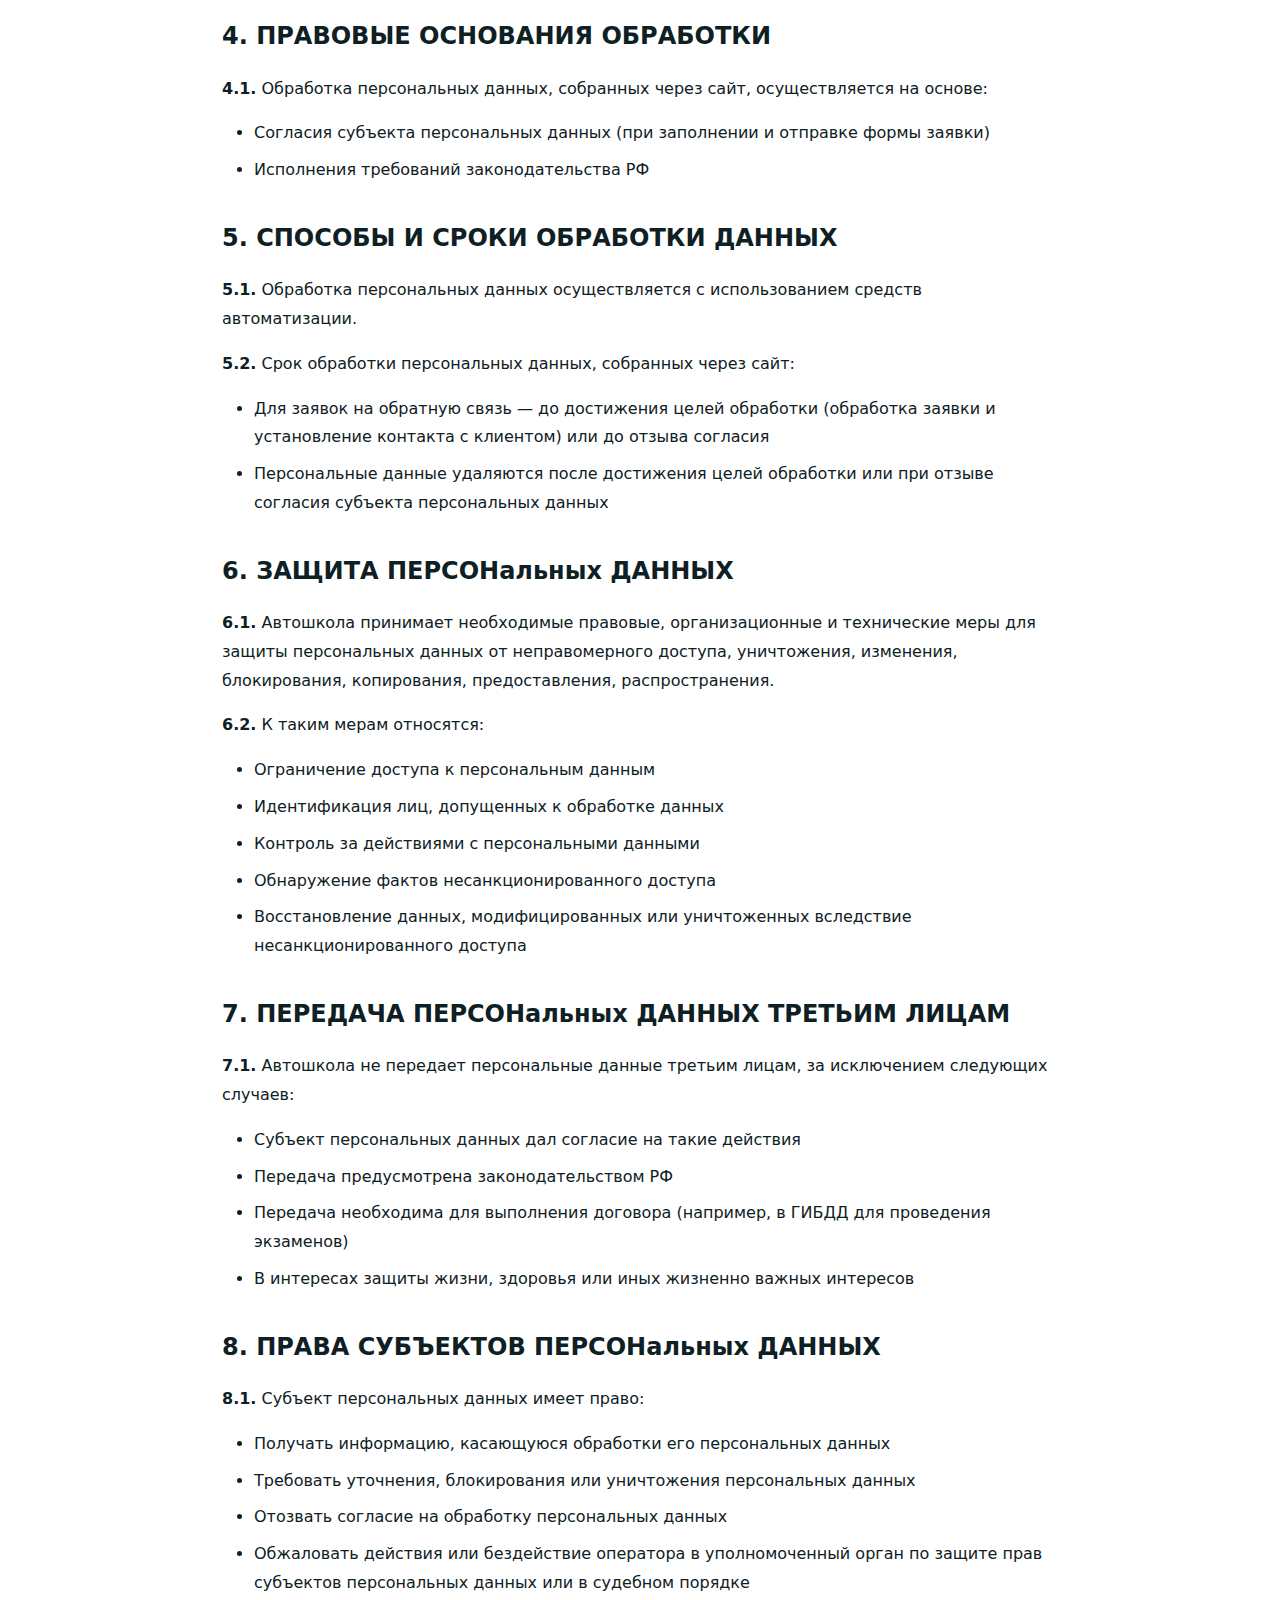
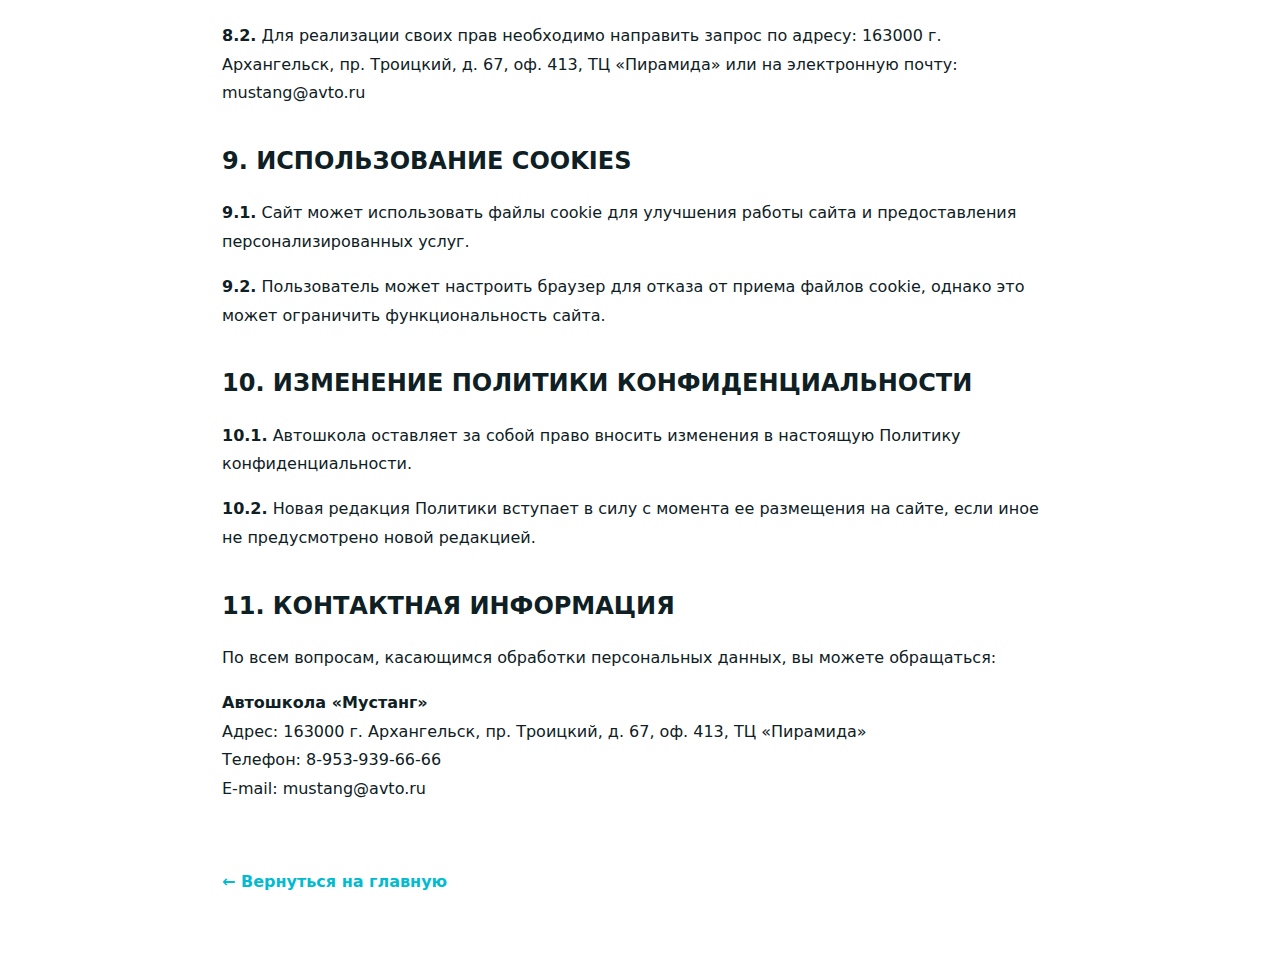
<file: privacy.html>
<!DOCTYPE html>
<html lang="ru">
<head>
    <meta charset="utf-8" />
    <meta name="viewport" content="width=device-width, initial-scale=1" />
    <title>Политика конфиденциальности | Автошкола «Мустанг»</title>
    <link rel="stylesheet" href="styles/main.css" />
    <link rel="stylesheet" href="styles/components.css" />
    <style>
        .document-page {
            padding: 8rem 2rem 4rem;
            max-width: 900px;
            margin: 0 auto;
            line-height: 1.8;
        }
        .document-page h1 {
            font-family: var(--ff-head);
            font-size: var(--fz-3xl);
            color: var(--text-dark);
            margin-bottom: 2rem;
            text-align: center;
        }
        .document-page h2 {
            font-family: var(--ff-head);
            font-size: var(--fz-2xl);
            color: var(--text-dark);
            margin-top: 2rem;
            margin-bottom: 1rem;
        }
        .document-page p {
            margin-bottom: 1rem;
            color: var(--text-dark);
        }
        .document-page ol, .document-page ul {
            margin-bottom: 1.5rem;
            padding-left: 2rem;
        }
        .document-page li {
            margin-bottom: 0.5rem;
        }
        .document-page .back-link {
            display: inline-block;
            margin-top: 3rem;
            color: var(--primary);
            text-decoration: none;
            font-weight: 600;
        }
        .document-page .back-link:hover {
            text-decoration: underline;
        }
    </style>
</head>
<body>
    <div class="document-page">
        <h1>ПОЛИТИКА КОНФИДЕНЦИАЛЬНОСТИ</h1>
        <p style="text-align: center; margin-bottom: 2rem;">
            Автошкола «Мустанг» обязуется защищать конфиденциальность персональных данных пользователей сайта и обучающихся
        </p>
        
        <p><strong>Дата вступления в силу: 01.01.2024</strong></p>
        <p style="margin-bottom: 2rem;">Настоящая Политика конфиденциальности определяет порядок обработки и защиты персональных данных пользователей сайта автошколы «Мустанг» (далее – «Автошкола», «Мы») и соответствует требованиям Федерального закона от 27.07.2006 № 152-ФЗ «О персональных данных».</p>

        <h2>1. ОБЩИЕ ПОЛОЖЕНИЯ</h2>
        <p><strong>1.1.</strong> Настоящая Политика конфиденциальности разработана в соответствии с требованиями законодательства Российской Федерации о защите персональных данных.</p>
        <p><strong>1.2.</strong> Автошкола «Мустанг» (ОГРН: 1152901012417, ИНН: 2901263464) является оператором персональных данных.</p>
        <p><strong>1.3.</strong> Автошкола гарантирует соблюдение конфиденциальности персональных данных и обеспечивает их защиту от неправомерного доступа, изменения, распространения или уничтожения.</p>

        <h2>2. КАКИЕ ДАННЫЕ МЫ СОБИРАЕМ</h2>
        <p><strong>2.1.</strong> При заполнении формы обратной связи на сайте мы собираем следующие данные:</p>
        <ul>
            <li>Имя</li>
            <li>Номер телефона</li>
        </ul>
        <p><strong>2.2.</strong> Автоматически собираемые технические данные:</p>
        <ul>
            <li>IP-адрес</li>
            <li>Тип браузера и операционной системы</li>
            <li>Информация о посещенных страницах сайта</li>
            <li>Данные о времени и продолжительности визита</li>
        </ul>
        <p><strong>2.3.</strong> Примечание: Дополнительные персональные данные (паспортные данные, адрес регистрации, фотографии, медицинская справка и др.) собираются только при личном обращении в автошколу для зачисления на обучение, а не через сайт.</p>

        <h2>3. ЦЕЛИ СБОРА ПЕРСОНальных ДАННЫХ</h2>
        <p><strong>3.1.</strong> Персональные данные, собранные через сайт, обрабатываются в следующих целях:</p>
        <ul>
            <li>Обработка заявок и обращений пользователей</li>
            <li>Связь с потенциальными клиентами для предоставления информации об услугах</li>
            <li>Улучшение качества работы сайта</li>
            <li>Соблюдение требований законодательства</li>
        </ul>

        <h2>4. ПРАВОВЫЕ ОСНОВАНИЯ ОБРАБОТКИ</h2>
        <p><strong>4.1.</strong> Обработка персональных данных, собранных через сайт, осуществляется на основе:</p>
        <ul>
            <li>Согласия субъекта персональных данных (при заполнении и отправке формы заявки)</li>
            <li>Исполнения требований законодательства РФ</li>
        </ul>

        <h2>5. СПОСОБЫ И СРОКИ ОБРАБОТКИ ДАННЫХ</h2>
        <p><strong>5.1.</strong> Обработка персональных данных осуществляется с использованием средств автоматизации.</p>
        <p><strong>5.2.</strong> Срок обработки персональных данных, собранных через сайт:</p>
        <ul>
            <li>Для заявок на обратную связь — до достижения целей обработки (обработка заявки и установление контакта с клиентом) или до отзыва согласия</li>
            <li>Персональные данные удаляются после достижения целей обработки или при отзыве согласия субъекта персональных данных</li>
        </ul>

        <h2>6. ЗАЩИТА ПЕРСОНальных ДАННЫХ</h2>
        <p><strong>6.1.</strong> Автошкола принимает необходимые правовые, организационные и технические меры для защиты персональных данных от неправомерного доступа, уничтожения, изменения, блокирования, копирования, предоставления, распространения.</p>
        <p><strong>6.2.</strong> К таким мерам относятся:</p>
        <ul>
            <li>Ограничение доступа к персональным данным</li>
            <li>Идентификация лиц, допущенных к обработке данных</li>
            <li>Контроль за действиями с персональными данными</li>
            <li>Обнаружение фактов несанкционированного доступа</li>
            <li>Восстановление данных, модифицированных или уничтоженных вследствие несанкционированного доступа</li>
        </ul>

        <h2>7. ПЕРЕДАЧА ПЕРСОНальных ДАННЫХ ТРЕТЬИМ ЛИЦАМ</h2>
        <p><strong>7.1.</strong> Автошкола не передает персональные данные третьим лицам, за исключением следующих случаев:</p>
        <ul>
            <li>Субъект персональных данных дал согласие на такие действия</li>
            <li>Передача предусмотрена законодательством РФ</li>
            <li>Передача необходима для выполнения договора (например, в ГИБДД для проведения экзаменов)</li>
            <li>В интересах защиты жизни, здоровья или иных жизненно важных интересов</li>
        </ul>

        <h2>8. ПРАВА СУБЪЕКТОВ ПЕРСОНальных ДАННЫХ</h2>
        <p><strong>8.1.</strong> Субъект персональных данных имеет право:</p>
        <ul>
            <li>Получать информацию, касающуюся обработки его персональных данных</li>
            <li>Требовать уточнения, блокирования или уничтожения персональных данных</li>
            <li>Отозвать согласие на обработку персональных данных</li>
            <li>Обжаловать действия или бездействие оператора в уполномоченный орган по защите прав субъектов персональных данных или в судебном порядке</li>
        </ul>
        <p><strong>8.2.</strong> Для реализации своих прав необходимо направить запрос по адресу: 163000 г. Архангельск, пр. Троицкий, д. 67, оф. 413, ТЦ «Пирамида» или на электронную почту: mustang@avto.ru</p>

        <h2>9. ИСПОЛЬЗОВАНИЕ COOKIES</h2>
        <p><strong>9.1.</strong> Сайт может использовать файлы cookie для улучшения работы сайта и предоставления персонализированных услуг.</p>
        <p><strong>9.2.</strong> Пользователь может настроить браузер для отказа от приема файлов cookie, однако это может ограничить функциональность сайта.</p>

        <h2>10. ИЗМЕНЕНИЕ ПОЛИТИКИ КОНФИДЕНЦИАЛЬНОСТИ</h2>
        <p><strong>10.1.</strong> Автошкола оставляет за собой право вносить изменения в настоящую Политику конфиденциальности.</p>
        <p><strong>10.2.</strong> Новая редакция Политики вступает в силу с момента ее размещения на сайте, если иное не предусмотрено новой редакцией.</p>

        <h2>11. КОНТАКТНАЯ ИНФОРМАЦИЯ</h2>
        <p>По всем вопросам, касающимся обработки персональных данных, вы можете обращаться:</p>
        <p><strong>Автошкола «Мустанг»</strong><br>
        Адрес: 163000 г. Архангельск, пр. Троицкий, д. 67, оф. 413, ТЦ «Пирамида»<br>
        Телефон: 8-953-939-66-66<br>
        E-mail: mustang@avto.ru</p>

        <a href="index.html" class="back-link">← Вернуться на главную</a>
    </div>
</body>
</html>
</file>
<file: styles/main.css>
/* CSS Variables - Light Theme */
:root {
    /* Colors - Light Theme */
    --primary: #02BBD0;        /* Бирюзовый (главный акцент) */
    --primary-light: #18D3E2;  /* Светлый циан */
    --primary-dark: #008AA0;   /* Тёмная бирюза */
    --primary-hover: #00C7DA;  /* Акцентная подсветка */
    
    /* Base Colors */
    --white: #FFFFFF;
    --gray-light: #F6FBFC;     /* Молочно-серый */
    --sky-light: #EAFBFE;      /* Очень светло-голубой */
    
    /* Text Colors */
    --text-dark: #0E2024;      /* Основной тёмный */
    --text-gray: #4E6B74;      /* Вторичный серо-бирюзовый */
    --text-light: rgba(14, 32, 36, 0.7);
    
    /* Borders & Lines */
    --border-light: rgba(0, 43, 51, 0.1);
    --border-medium: rgba(0, 43, 51, 0.2);
    
    /* Gradients */
    --gradient-primary: linear-gradient(135deg, var(--primary), var(--primary-light));
    --gradient-light: linear-gradient(135deg, var(--sky-light), var(--white));
    
    /* Shadows */
    --shadow-sm: 0 2px 12px rgba(0, 43, 51, 0.1);
    --shadow-md: 0 8px 30px rgba(0, 43, 51, 0.15);
    --shadow-lg: 0 15px 50px rgba(0, 43, 51, 0.2);
    --shadow-primary: 0 12px 40px rgba(2, 187, 208, 0.25);
    
    /* Typography */
    --ff-sans: 'Inter', system-ui, -apple-system, sans-serif;
    --ff-head: 'Montserrat', var(--ff-sans);
    
    --fz-xs: 0.875rem;
    --fz-sm: 1rem;
    --fz-base: 1rem;
    --fz-lg: 1.3rem;
    --fz-xl: 1.25rem;
    --fz-2xl: 1.5rem;
    --fz-3xl: 1.875rem;
    --fz-4xl: 2.25rem;
    --fz-5xl: 3rem;
    --fz-6xl: 3.75rem;
    --fz-7xl: 6rem;
    
    /* Layout */
    --container: 1600px;
    --gutter: 1rem;
    --radius: 8px;
    --radius-lg: 12px;
    --radius-xl: 16px;
    
    /* Motion */
    --t-fast: 0.2s;
    --t-med: 0.3s;
    --t-slow: 0.5s;
    --ease: cubic-bezier(0.25, 0.46, 0.45, 0.94);

       /* New spacing variables */
    --spacing-xs: 0.5rem;
    --spacing-sm: 1rem;
    --spacing-md: 1.5rem;
    --spacing-lg: 2rem;
    --spacing-xl: 3rem;
    --spacing-2xl: 4rem;
    
    /* New border radius */
    --radius-sm: 4px;
    --radius-md: 8px;
    --radius-lg: 12px;
    --radius-xl: 16px;
    --radius-2xl: 20px;
}

/* Base Styles */
* {
    margin: 0;
    padding: 0;
    box-sizing: border-box;
}

html {
    scroll-behavior: smooth;
}

body {
    font-family: var(--ff-sans);
    font-size: var(--fz-base);
    line-height: 1.6;
    color: var(--text-dark);
    background-color: var(--white);
    overflow-x: hidden;
    /* Оптимизация для мобильных */
    -webkit-font-smoothing: antialiased;
    -moz-osx-font-smoothing: grayscale;
    text-rendering: optimizeLegibility;
}

img {
    max-width: 100%;
    height: auto;
    display: block;
}

a {
    color: inherit;
    text-decoration: none;
}

.container {
    width: 100%;
    max-width: var(--container);
    margin: 0 auto;
    padding: 0 var(--gutter);
}

.section {
    padding: 5rem 0;
}

.section__title {
    font-family: var(--ff-head);
    font-size: var(--fz-4xl);
    font-weight: 700;
    margin-bottom: 3rem;
    text-align: center;
    position: relative;
    color: var(--text-dark);
}

.section__title::after {
    content: '';
    position: absolute;
    bottom: -10px;
    left: 50%;
    transform: translateX(-50%);
    width: 60px;
    height: 3px;
    background: var(--gradient-primary);
    border-radius: 2px;
}

/* Utility Classes */
.text-center { text-align: center; }
.mb-1 { margin-bottom: 1rem; }
.mb-2 { margin-bottom: 2rem; }
.mb-3 { margin-bottom: 3rem; }

/* Responsive — Base/Layout */
@media (max-width: 1200px) {
    .container { max-width: 100%; padding: 0 2rem; }
}

@media (max-width: 1024px) {
    .container { padding: 0 1.5rem; }
}

/* Отключение анимаций на планшетах для оптимизации */
@media (max-width: 1024px) {
    *,
    *::before,
    *::after {
        animation-duration: 0.01ms !important;
        animation-delay: 0ms !important;
        transition-duration: 0.01ms !important;
        transition-delay: 0ms !important;
        scroll-behavior: auto !important;
    }

    [data-aos],
    [data-aos].aos-animate,
    .aos-animate {
        opacity: 1 !important;
        transform: none !important;
        transition: none !important;
    }

    .hero__image,
    .hero__image.aos-animate {
        animation: none !important;
        transform: none !important;
        opacity: 1 !important;
    }
}

/* Section Subtitle */
.section__subtitle {
    font-size: var(--fz-lg);
    color: var(--text-gray);
    text-align: center;
    margin-top: -1.5rem;
    margin-bottom: 3rem;
    max-width: 700px;
    margin-left: auto;
    margin-right: auto;
}

@media (max-width: 768px) {
    .container {
        padding: 0 1rem;
    }

    .section {
        padding: 3rem 0;
    }

    .section__title {
        font-size: var(--fz-3xl);
        margin-bottom: 2rem;
    }

    .section__subtitle {
        font-size: var(--fz-base);
        margin-top: -1rem;
        margin-bottom: 2rem;
    }
}

/* Оптимизация производительности для мобильных - отключаем анимации */
@media (max-width: 768px) {
    /* Полностью отключаем все анимации на мобильных */
    *,
    *::before,
    *::after {
        animation-duration: 0.01ms !important;
        animation-delay: 0ms !important;
        transition-duration: 0.01ms !important;
        transition-delay: 0ms !important;
        scroll-behavior: auto !important;
    }
    
    /* Сразу показываем все элементы с анимациями */
    [data-aos],
    [data-aos].aos-animate,
    .aos-animate {
        opacity: 1 !important;
        transform: none !important;
        transition: none !important;
    }
    
    /* Отключаем анимацию машины */
    .hero__image,
    .hero__image.aos-animate {
        animation: none !important;
        transform: none !important;
        opacity: 1 !important;
    }
    
    /* Отключаем hover эффекты на мобильных */
    .benefit-card:hover,
    .pricing-card:hover,
    .review-card:hover,
    .fleet-card:hover,
    .process__item:hover,
    .gallery-item:hover {
        transform: none !important;
        box-shadow: var(--shadow-sm) !important;
    }
    
    /* Отключаем счетчики анимацию на мобильных */
    .stats .stat__value {
        animation: none !important;
    }
    
    /* Включаем оптимизации GPU только для критичных элементов */
    .hero,
    .hero__bg {
        transform: translateZ(0);
        backface-visibility: hidden;
        contain: layout style paint;
    }
}

@media (max-width: 480px) {
    .container {
        padding: 0 0.75rem;
    }

    .section {
        padding: 2.5rem 0;
    }

    .section__title {
        font-size: var(--fz-2xl);
        margin-bottom: 1.5rem;
    }

    .section__subtitle {
        font-size: var(--fz-sm);
        margin-top: -0.75rem;
        margin-bottom: 1.5rem;
    }
}
</file>
<file: styles/components.css>
/* Buttons */
.btn {
    display: inline-flex;
    align-items: center;
    justify-content: center;
    gap: 0.5rem;
    padding: 0.75rem 1.5rem;
    border-radius: var(--radius);
    font-weight: 600;
    font-size: var(--fz-base);
    text-transform: uppercase;
    letter-spacing: 0.5px;
    transition:
        background-color var(--t-fast) var(--ease),
        color var(--t-fast) var(--ease),
        box-shadow var(--t-fast) var(--ease),
        border-color var(--t-fast) var(--ease),
        transform var(--t-fast) var(--ease);
    border: none;
    cursor: pointer;
    text-align: center;
    backface-visibility: hidden;
    transform: translateZ(0);
    position: relative;
    overflow: hidden;
}

.btn::before {
    content: '';
    position: absolute;
    top: 50%;
    left: 50%;
    width: 0;
    height: 0;
    border-radius: 50%;
    background: rgba(255, 255, 255, 0.3);
    transform: translate(-50%, -50%);
    transition: width 0.6s, height 0.6s;
}

.btn:hover::before {
    width: 300px;
    height: 300px;
}

.btn--primary {
    background-color: var(--primary);
    color: var(--white);
    box-shadow: var(--shadow-sm);
    border: 2px solid var(--primary);
}

.btn--primary:hover {
    background-color: var(--primary-hover);
    border-color: var(--primary-hover);
    transform: translateY(-2px) scale(1.03);
    box-shadow: var(--shadow-primary);
}

.btn--primary:active {
    transform: translateY(0) scale(0.98);
}


.btn--large {
    padding: 1rem 2rem;
    font-size: var(--fz-lg);
}

.btn--block {
    width: 100%;
}

.btn--small {
    padding: 0.5rem 1rem;
    font-size: var(--fz-sm);
}

/* Header - уменьшаем высоту */
.header {
    position: fixed;
    top: 0;
    left: 0;
    width: 100%;
    z-index: 1000;
    background: rgba(255, 255, 255, 0.98);
    backdrop-filter: blur(10px);
    border-bottom: 1px solid var(--border-light);
    box-shadow: var(--shadow-sm);
    height: 80px;
    /* Уменьшаем высоту хедера */
}

.header__inner {
    display: flex;
    justify-content: space-between;
    align-items: center;
    padding: 2rem 0;
    /* Уменьшаем отступы */
    height: 80px;
}

.logo__image {
    height: 60px;
    /* Сохраняем размер логотипа */
    width: auto;
}

/* Navigation */
.nav {
    display: flex;
    gap: 2rem;
}

.nav__link {
    font-weight: 500;
    color: var(--text-gray);
    transition: all var(--t-fast) var(--ease);
    position: relative;
}

.nav__link:hover {
    color: var(--primary);
}

.nav__link::after {
    content: '';
    position: absolute;
    bottom: -5px;
    left: 0;
    width: 0;
    height: 2px;
    background-color: var(--primary);
    transition: width var(--t-fast) var(--ease);
}

.nav__link:hover::after {
    width: 100%;
}

/* Nav dropdown "Ещё" */
.nav__more {
    position: relative;
    display: none;
}

.nav__more-trigger {
    background: none;
    border: none;
    cursor: pointer;
    font-weight: 600;
    color: var(--text-gray);
    display: inline-flex;
    align-items: center;
    gap: 0.375rem;
    padding: 0;
    transition: color var(--t-fast) var(--ease);
}

.nav__more-trigger:hover {
    color: var(--primary);
}

.nav__more-menu {
    position: absolute;
    top: calc(100% + 10px);
    right: 0;
    min-width: 220px;
    padding: 0.5rem;
    background: var(--white);
    border: 1px solid var(--border-light);
    border-radius: var(--radius);
    box-shadow: var(--shadow-md);
    z-index: 1001;
    opacity: 0;
    visibility: hidden;
    transform: translateY(6px);
    transition: opacity var(--t-fast) var(--ease), transform var(--t-fast) var(--ease), visibility var(--t-fast) var(--ease);
    pointer-events: none;
}

.nav__more.is-open .nav__more-menu,
.nav__more:hover .nav__more-menu {
    opacity: 1;
    visibility: visible;
    transform: translateY(0);
    pointer-events: auto;
}

.nav__more::after {
    /* hover bridge to avoid gap between trigger and menu */
    content: '';
    position: absolute;
    top: 100%;
    right: 0;
    left: 0;
    height: 10px;
}

.nav__more-item {
    display: block;
    padding: 0.5rem 0.75rem;
    color: var(--text-dark);
    border-radius: 6px;
}

.nav__more-item:hover {
    background: var(--sky-light);
    color: var(--primary);
}

/* Desktop behavior: show dropdown, hide extra flat links */
@media (min-width: 1201px) {
    .nav__link--extra {
        display: none;
    }

    .nav__more {
        display: inline-flex;
        align-items: center;
    }
}

/* Mobile/tablet: show all links flat, hide dropdown */
@media (max-width: 1200px) {
    .nav__more {
        display: none !important;
    }

    .nav__link--extra {
        display: block;
    }
}

.header__actions {
    display: flex;
    align-items: center;
    gap: 1.5rem;
}

.header__contact {
    display: flex;
    flex-direction: column;
    gap: 0.25rem;
}

.phone {
    display: flex;
    align-items: center;
    gap: 0.5rem;
    font-weight: 600;
    color: var(--text-dark);
    transition: color var(--t-fast) var(--ease);
}

.phone:hover {
    color: var(--primary);
}

.header__address {
    display: flex;
    align-items: center;
    gap: 0.5rem;
    font-size: var(--fz-sm);
    color: var(--text-muted);
}

.header__address i {
    font-size: 0.75rem;
}

/* Tweak header layout at <=1300px */
@media (max-width: 1300px) {
    .header {
        height: 76px;
    }

    .header__inner {
        height: 76px;
        padding: 0.5rem 0;
    }

    .logo__image {
        height: 56px;
    }

    .nav {
        gap: 1.25rem;
    }

    .nav__link {
        font-size: var(--fz-sm);
    }

    .header__actions {
        gap: 1rem;
    }

    .header__address {
        max-width: 260px;
        white-space: nowrap;
        overflow: hidden;
        text-overflow: ellipsis;
    }
}

.nav-toggle {
    display: none;
    flex-direction: column;
    background: none;
    border: none;
    cursor: pointer;
    padding: 0.5rem;
    gap: 4px;
}

.nav-toggle span {
    width: 20px;
    height: 2px;
    background: var(--text-dark);
    transition: all var(--t-fast) var(--ease);
}

/* Custom AOS animations для машины */
/* Начальное состояние изображения - ДО активации AOS */
.hero__image[data-aos="custom-car-in"]:not(.aos-animate) {
    /* Начальная позиция - машина вне экрана справа */
    opacity: 0;
    transform: translate3d(120vw, -18px, 0) scale(0.2) rotate(-3deg);
    filter: blur(7px) saturate(0.95);
    will-change: transform, opacity, filter;
    transition: none;
}

[data-aos="fade-up-scale"] {
    transform: translateY(30px) scale(0.98);
    opacity: 0;
    transition-property: transform, opacity;
}

[data-aos="fade-up-scale"].aos-animate {
    transform: translateY(0) scale(1);
    opacity: 1;
}

/* Block-level AOS on hero text to avoid button flicker */
.hero__text[data-aos] .btn {
    transition: none !important;
}

.hero__text[data-aos].aos-animate .btn {
    transition:
        background-color var(--t-fast) var(--ease),
        color var(--t-fast) var(--ease),
        box-shadow var(--t-fast) var(--ease),
        border-color var(--t-fast) var(--ease),
        transform var(--t-fast) var(--ease);
}

/* Prevent border shimmer on outline buttons: don't scale the text block */
.hero__text[data-aos="fade-up-scale"] {
    transform: translateY(30px) !important;
}

.hero__text[data-aos="fade-up-scale"].aos-animate {
    transform: translateY(0) !important;
}

/* Car shadow effect */
.car-shadow {
    position: absolute;
    bottom: 0;
    left: 50%;
    transform: translateX(-50%);
    width: 70%;
    height: 20px;
    background: radial-gradient(ellipse at center,
            rgba(0, 0, 0, 0.3) 0%,
            transparent 70%);
    filter: blur(5px);
    z-index: -1;
    opacity: 0;
    transition: opacity 0.9s cubic-bezier(0.22, 1, 0.36, 1);
}

[data-aos="custom-car-in"].aos-animate+.car-shadow {
    opacity: 1;
}

/* Hero Section - улучшенная версия */
.hero {
    position: relative;
    z-index: 0;
    isolation: isolate;
    min-height: 100vh;
    display: flex;
    align-items: center;
    overflow: hidden;
    padding-top: 70px;
    /* Оптимизация для мобильных */
    contain: layout style paint;
}

.hero__bg {
    position: absolute;
    inset: 0;
    z-index: 0;
    background-image: url('../assets/hero-bg6.png');
    background-size: cover;
    background-position: center;
    background-repeat: no-repeat;
    /* Оптимизация для мобильных */
    will-change: transform;
    transform: translateZ(0);
}

.hero__overlay {
    position: absolute;
    inset: 0;
    background:
        radial-gradient(1200px 600px at 20% 55%, rgba(0, 0, 0, 0.4), transparent 40%),
        linear-gradient(135deg, rgba(0, 151, 167, 0.7) 0%, rgba(0, 188, 212, 0.5) 100%);
    z-index: 0;
}

.hero__content {
    display: grid;
    grid-template-columns: 1.2fr 0.8fr;
    gap: 4rem;
    align-items: center;
    min-height: clamp(560px, 85vh, 900px);
}

.hero__text {
    position: relative;
    z-index: 2;
    will-change: opacity, transform;
    contain: paint;
}

.hero__title {
    margin-bottom: 2rem;
}

.hero__title-main {
    display: block;
    font-family: var(--ff-head);
    font-size: var(--fz-7xl);
    font-weight: 800;
    line-height: 1;
    margin-bottom: 1rem;
    color: var(--white);
    text-shadow: 0 4px 20px rgba(0, 0, 0, 0.4);
    letter-spacing: -1px;
}

.hero__title-sub {
    display: block;
    font-size: var(--fz-xl);
    color: rgba(255, 255, 255, 0.9);
    font-weight: 500;
    text-shadow: 0 2px 8px rgba(0, 0, 0, 0.3);
    letter-spacing: 0.3px;
    margin-bottom: 1.5rem;
    line-height: 1.4;
}

.hero__description {
    font-size: var(--fz-lg);
    margin-bottom: 2.5rem;
    color: rgba(255, 255, 255, 0.8);
    font-weight: 400;
    line-height: 1.6;
    text-shadow: 0 1px 4px rgba(0, 0, 0, 0.3);
    max-width: 90%;
}

.hero__actions {
    display: flex;
    gap: 1.5rem;
    margin-bottom: 0;
}

.hero__visual {
    position: relative;
    display: flex;
    justify-content: center;
    align-items: flex-end;
    align-self: end;
    height: 100%;
}

.hero__image-wrapper {
    position: relative;
    display: flex;
    justify-content: center;
    align-items: flex-end;
}

.hero__image {
    max-width: 145%;
    max-height: 90vh;
    height: auto;
    object-fit: contain;
    filter: drop-shadow(0 20px 60px rgba(0, 0, 0, 0.3));
    margin-bottom: 0;
    transform-origin: center 90%;
    animation: none;
    /* Статичное состояние - если анимация отключена (нет data-aos) */
    transform: translate3d(0, 0, 0) scale(1) rotate(0deg);
    opacity: 1;
    transition: none;
}

/* Начальное состояние уже определено выше в строке 205 */
/* Дублирование удалено - используем одно правило */

/* Когда AOS активировался - запускаем анимации */
.hero__image[data-aos="custom-car-in"].aos-animate,
.hero__image.aos-animate {
    /* Плавный переход: carEnter завершается, затем начинается carTilt без задержки */
    animation:
        carEnter 2.5s cubic-bezier(0.34, 1.56, 0.64, 1) forwards,
        carTilt 5s cubic-bezier(0.4, 0, 0.6, 1) 2.5s infinite;
    /* Важно: carTilt начинается сразу после завершения carEnter (2.5s) */
    /* forwards сохраняет финальное состояние carEnter перед стартом carTilt */
    opacity: 1;
    filter: drop-shadow(0 20px 60px rgba(0, 0, 0, 0.3));
    transition: none !important;
    /* Убираем transform из начального состояния - анимация контролирует его */
    /* Но НЕ ставим transform: none, чтобы не конфликтовало с animation */
}

/* Кнопки Hero */
.btn--large {
    padding: 1.25rem 2.5rem;
    font-size: var(--fz-lg);
    font-weight: 700;
    border-radius: var(--radius-lg);
}

.btn--primary {
    background-color: var(--primary);
    color: var(--white);
    box-shadow: var(--shadow-md);
    border: 2px solid var(--primary);
}

.btn--primary:hover {
    background-color: var(--primary-hover);
    transform: translateY(-3px) scale(1.03);
    box-shadow: var(--shadow-primary);
}

.btn--secondary {
    background-color: rgba(255, 255, 255, 0.15);
    border: 2px solid rgba(255, 255, 255, 0.4);
    color: var(--white);
    font-weight: 600;
    box-shadow: var(--shadow-sm);
    backdrop-filter: blur(10px);
}

.btn--secondary:hover {
    background-color: rgba(255, 255, 255, 0.25);
    border-color: rgba(255, 255, 255, 0.8);
    color: var(--white);
    transform: translateY(-3px);
    box-shadow: 0 8px 25px rgba(255, 255, 255, 0.2);
}

/* Анимация машины - бесшовная петля без остановок */
@keyframes carTilt {

    /* Плавная синусоидальная анимация покачивания */
    /* Начало (0%) - ТОЧНО как финальная позиция carEnter */
    0% {
        transform: translate3d(0, 0, 0) scale(1) rotate(0deg);
    }

    5% {
        transform: translate3d(0, 0, 0) scale(1) rotate(-0.15deg);
    }

    10% {
        transform: translate3d(0, 0, 0) scale(1) rotate(-0.3deg);
    }

    15% {
        transform: translate3d(0, 0, 0) scale(1) rotate(-0.5deg);
    }

    20% {
        transform: translate3d(0, 0, 0) scale(1) rotate(-0.6deg);
    }

    25% {
        transform: translate3d(0, 0, 0) scale(1) rotate(-0.65deg);
    }

    30% {
        transform: translate3d(0, 0, 0) scale(1) rotate(-0.6deg);
    }

    35% {
        transform: translate3d(0, 0, 0) scale(1) rotate(-0.5deg);
    }

    40% {
        transform: translate3d(0, 0, 0) scale(1) rotate(-0.3deg);
    }

    45% {
        transform: translate3d(0, 0, 0) scale(1) rotate(-0.15deg);
    }

    50% {
        /* Проход через центр - ТОЧНО как финальная позиция carEnter */
        transform: translate3d(0, 0, 0) scale(1) rotate(0deg);
    }

    55% {
        transform: translate3d(0, 0, 0) scale(1) rotate(0.15deg);
    }

    60% {
        transform: translate3d(0, 0, 0) scale(1) rotate(0.3deg);
    }

    65% {
        transform: translate3d(0, 0, 0) scale(1) rotate(0.5deg);
    }

    70% {
        transform: translate3d(0, 0, 0) scale(1) rotate(0.6deg);
    }

    75% {
        transform: translate3d(0, 0, 0) scale(1) rotate(0.65deg);
    }

    80% {
        transform: translate3d(0, 0, 0) scale(1) rotate(0.6deg);
    }

    85% {
        transform: translate3d(0, 0, 0) scale(1) rotate(0.5deg);
    }

    90% {
        transform: translate3d(0, 0, 0) scale(1) rotate(0.3deg);
    }

    95% {
        transform: translate3d(0, 0, 0) scale(1) rotate(0.15deg);
    }

    /* 100% совпадает с 0% для бесшовной петли */
    100% {
        transform: translate3d(0, 0, 0) scale(1) rotate(0deg);
    }
}

/* Новая горизонтальная плашка "Старт обучения" - белая версия */
.start-banner {
    position: absolute;
    top: 20px;
    z-index: 10;
    background: rgba(255, 255, 255, 0.95);
    border-radius: var(--radius-xl);
    padding: 1rem 2rem;
    box-shadow: 0 10px 30px rgba(0, 0, 0, 0.12);
    border: 2px solid rgba(255, 255, 255, 0.8);
    min-width: 450px;
    backdrop-filter: blur(10px);
    transition: transform 0.7s cubic-bezier(0.16, 1, 0.3, 1);
}

.start-banner:hover {
    transform: scale(1.02);
}

.start-banner__content {
    display: flex;
    align-items: center;
    justify-content: space-between;
    width: 100%;
    gap: 2rem;
}

.start-banner__text {
    display: flex;
    flex-direction: column;
    align-items: flex-start;
    flex: 1;
}

.start-banner__date {
    font-family: var(--ff-head);
    font-size: var(--fz-2xl);
    font-weight: 800;
    line-height: 1;
    color: var(--primary);
    margin-bottom: 0.25rem;
    white-space: nowrap;
    /* keep date on one line */
}

.start-banner__title {
    font-family: var(--ff-head);
    font-size: var(--fz-sm);
    font-weight: 700;
    text-transform: uppercase;
    letter-spacing: 1.5px;
    color: var(--text-gray);
}

.start-banner .btn--small {
    padding: 0.625rem 1.25rem;
    font-size: var(--fz-sm);
    font-weight: 700;
    background: var(--primary);
    border: 2px solid var(--primary);
    color: var(--white);
    white-space: nowrap;
    flex-shrink: 0;
    box-shadow: var(--shadow-sm);
}

.start-banner .btn--small:hover {
    background: var(--primary-hover);
    border-color: var(--primary-hover);
    transform: translateY(-2px);
    box-shadow: var(--shadow-primary);
}

/* Ensure AOS animations work properly */
[data-aos] {
    pointer-events: none;
}

[data-aos].aos-animate {
    pointer-events: auto;
}

/* Fix for car animation */
.hero__image[data-aos="custom-car-in"] {
    will-change: transform, opacity;
}

/* Ensure elements are visible before AOS loads */
.no-js [data-aos] {
    opacity: 1 !important;
    transform: none !important;
}

/* Add initial states for better performance */
.hero__text [data-aos],
.hero__visual [data-aos] {
    backface-visibility: hidden;
    perspective: 1000px;
}

/* Car entry motion (slide-in + de-blur + slight rotate correction) */
@keyframes carEnter {
    0% {
        opacity: 0;
        transform: translate3d(600px, -300px, 0) scale(0.2) rotate(-3deg);
        filter: blur(7px) saturate(0.95) drop-shadow(0 20px 60px rgba(0, 0, 0, 0.3));
    }



    100% {
        /* Финальная позиция - должна ТОЧНО совпадать со статичным состоянием и началом carTilt */
        /* Полное совпадение: translate3d(0,0,0) scale(1) rotate(0deg) */
        opacity: 1;
        transform: translate3d(0, 0, 0) scale(1) rotate(0deg);
        filter: drop-shadow(0 20px 60px rgba(0, 0, 0, 0.3));
    }
}

/* Stats */
.stats {
    background: var(--white);
    padding-top: 2rem;
}

.stats .stats__grid {
    display: grid;
    grid-template-columns: repeat(3, 1fr);
    gap: 2rem;
    margin-bottom: 1.25rem;
}

.stats .stat {
    background: var(--white);
    border: 1px solid var(--border-light);
    border-radius: var(--radius-xl);
    box-shadow: var(--shadow-sm);
    padding: 2rem;
    text-align: center;
}

.stats .stat__value {
    font-family: var(--ff-head);
    font-weight: 800;
    font-size: clamp(2.25rem, 4vw, 3.5rem);
    line-height: 1;
    color: var(--text-dark);
    min-height: 1em;
}

.stats .stat__label {
    margin-top: .5rem;
    color: var(--text-gray);
    font-weight: 600;
}

.stats .stats__progress {
    position: relative;
    height: 6px;
    background: var(--sky-light);
    border-radius: 999px;
    overflow: visible;
    /* позволяем маркеру выходить за рамку линии */
    border: 1px solid var(--border-light);
}

.stats .stats__progress-fill {
    position: absolute;
    inset: 0 auto 0 0;
    width: 0%;
    background: var(--gradient-primary);
    /* JS управляет шириной каждый кадр для синхронного движения маркера */
    transition: none;
    will-change: width;
    z-index: 1;
}

/* About Section */
.about {
    background: var(--white);
}

.about__main {
    display: grid;
    grid-template-columns: 1fr 1fr;
    gap: 4rem;
    align-items: center;
}

.about__visual {
    position: relative;
}

.about__image-wrapper {
    position: relative;
    border-radius: var(--radius-xl);
    overflow: hidden;
    box-shadow: var(--shadow-lg);
    max-width: 100%;
}

.about__image {
    width: 100%;
    height: 400px;
    object-fit: cover;
    display: block;
    transition: transform var(--t-slow) var(--ease);
}

.about__image:hover {
    transform: scale(1.05);
}

.about__experience {
    position: absolute;
    top: 2rem;
    left: 2rem;
    background: var(--gradient-primary);
    color: var(--white);
    padding: 1.5rem;
    border-radius: var(--radius-lg);
    text-align: center;
    box-shadow: var(--shadow-md);
}

.about__experience-number {
    font-family: var(--ff-head);
    font-size: var(--fz-3xl);
    font-weight: 800;
    line-height: 1;
}

.about__experience-text {
    font-size: var(--fz-sm);
    opacity: 0.9;
    margin-top: 0.5rem;
}

.about__lead {
    font-size: var(--fz-xl);
    color: var(--text-dark);
    line-height: 1.6;
    margin-bottom: 1.5rem;
    font-weight: 500;
}

.about__description {
    color: var(--text-gray);
    line-height: 1.7;
    margin-bottom: 1.5rem;
    font-size: var(--fz-base);
}

/* Benefits Section */
.benefits {
    background: var(--gray-light);
}

.benefits__grid {
    display: grid;
    grid-template-columns: repeat(3, 1fr);
    gap: 2rem;
}

.benefit-card {
    background: var(--white);
    border: 1px solid var(--border-light);
    border-radius: var(--radius-lg);
    padding: 2rem;
    text-align: center;
    transition: all var(--t-fast) var(--ease);
    box-shadow: var(--shadow-sm);
}

.benefit-card:hover {
    border-color: var(--primary);
    transform: translateY(-5px);
    box-shadow: var(--shadow-md);
}

.benefit-card__icon {
    width: 70px;
    height: 70px;
    margin: 0 auto 1.5rem;
    background: var(--gradient-primary);
    border-radius: 50%;
    display: flex;
    align-items: center;
    justify-content: center;
    color: var(--white);
    font-size: 1.75rem;
    transition: all var(--t-fast) var(--ease);
}

.benefit-card:hover .benefit-card__icon {
    transform: scale(1.1) rotate(5deg);
}

.benefit-card__title {
    font-family: var(--ff-head);
    font-size: var(--fz-lg);
    font-weight: 700;
    margin-bottom: 1rem;
    color: var(--text-dark);
}

.benefit-card__text {
    color: var(--text-gray);
    line-height: 1.6;
    font-size: var(--fz-base);
}

/* Pricing Section */
.pricing {
    background: var(--white);
}

.pricing__grid {
    display: grid;
    grid-template-columns: repeat(auto-fit, minmax(320px, 1fr));
    gap: 2rem;
}

.pricing-card {
    background: var(--white);
    border: 1px solid var(--border-light);
    border-radius: var(--radius-xl);
    padding: 2.5rem 2rem;
    text-align: center;
    position: relative;
    transition: all var(--t-fast) var(--ease);
    box-shadow: var(--shadow-sm);
    display: flex;
    flex-direction: column;
    height: 100%;
}

.pricing-card:hover {
    border-color: var(--primary);
    transform: translateY(-5px);
    box-shadow: var(--shadow-md);
}

.pricing-card__header {
    margin-bottom: 2rem;
    flex-shrink: 0;
}

.pricing-card__title {
    font-family: var(--ff-head);
    font-size: var(--fz-2xl);
    font-weight: 700;
    margin-bottom: 1rem;
    color: var(--text-dark);
}

.pricing-card__price {
    font-family: var(--ff-head);
    font-size: var(--fz-4xl);
    font-weight: 700;
    color: var(--primary);
    line-height: 1;
    margin-bottom: 0.5rem;
}

.pricing-card__period {
    font-size: var(--fz-sm);
    color: var(--text-gray);
    margin-bottom: 0.5rem;
}

.pricing-card__features {
    list-style: none;
    margin-bottom: 2rem;
    text-align: left;
    flex-grow: 1;
}

.pricing-card__features li {
    padding: 0.75rem 0;
    border-bottom: 1px solid var(--border-light);
    display: flex;
    align-items: flex-start;
    gap: 0.75rem;
    color: var(--text-gray);
    line-height: 1.4;
}

.pricing-card__features li:last-child {
    border-bottom: none;
}

.pricing-card__features li i {
    color: var(--primary);
    margin-top: 0.125rem;
    flex-shrink: 0;
}

.pricing-card__action {
    margin-top: auto;
    flex-shrink: 0;
}

/* Instructors Section */
.instructors {
    background: var(--gray-light);
}

.instructors__grid {
    display: grid;
    grid-template-columns: repeat(auto-fit, minmax(300px, 1fr));
    gap: 2rem;
}

.instructor-card {
    background: var(--white);
    border: 1px solid var(--border-light);
    border-radius: var(--radius-xl);
    overflow: hidden;
    transition: all var(--t-fast) var(--ease);
    box-shadow: var(--shadow-sm);
}

.instructor-card:hover {
    border-color: var(--primary);
    transform: translateY(-5px);
    box-shadow: var(--shadow-md);
}

.instructor-card__image {
    height: 200px;
    background: var(--gradient-primary);
    display: flex;
    align-items: center;
    justify-content: center;
    color: var(--white);
    font-size: 3rem;
}

.instructor-card__info {
    padding: 1.5rem;
}

.instructor-card__name {
    font-family: var(--ff-head);
    font-size: var(--fz-xl);
    font-weight: 700;
    margin-bottom: 0.5rem;
    color: var(--text-dark);
}

.instructor-card__experience {
    color: var(--primary);
    margin-bottom: 1rem;
    font-weight: 500;
}

.instructor-card__quote {
    font-style: italic;
    color: var(--text-gray);
    border-left: 3px solid var(--primary);
    padding-left: 1rem;
    margin: 0;
    line-height: 1.6;
}

/* Reviews Section */
.reviews {
    background: var(--white);
}

/* Slider wrapper */
.reviews__slider-wrapper {
    position: relative;
    margin-top: 3rem;
}

.reviews__slider {
    overflow: hidden;
    position: relative;
    width: 100%;
}

.reviews__track {
    display: flex;
    gap: 2rem;
    transition: transform 0.5s cubic-bezier(0.4, 0, 0.2, 1);
    will-change: transform;
    align-items: stretch;
    padding: 1rem 0.5rem;
    /* Отступы для теней карточек */
}

.reviews__track .review-card {
    min-width: calc((100% - 4rem) / 3);
    /* 3 карточки с gap между ними */
    width: calc((100% - 4rem) / 3);
    max-width: calc((100% - 4rem) / 3);
    flex-shrink: 0;
    flex-grow: 0;
    margin: 0;
    box-sizing: border-box;
}

/* Navigation */
.reviews__navigation {
    display: flex;
    align-items: center;
    justify-content: center;
    gap: 2rem;
    margin-top: 2.5rem;
}

.reviews__nav-btn {
    width: 50px;
    height: 50px;
    border-radius: 50%;
    border: 2px solid var(--primary);
    background: var(--white);
    color: var(--primary);
    cursor: pointer;
    display: flex;
    align-items: center;
    justify-content: center;
    transition: all var(--t-fast) var(--ease);
    font-size: 1.2rem;
    flex-shrink: 0;
}

.reviews__nav-btn:hover:not(:disabled) {
    background: var(--primary);
    color: var(--white);
    transform: scale(1.1);
}

.reviews__nav-btn:disabled {
    opacity: 0.4;
    cursor: not-allowed;
}

.reviews__dots {
    display: flex;
    gap: 0.75rem;
    align-items: center;
}

.reviews__dot {
    width: 12px;
    height: 12px;
    border-radius: 50%;
    background: var(--border-light);
    border: none;
    cursor: pointer;
    padding: 0;
    transition: all var(--t-fast) var(--ease);
    flex-shrink: 0;
}

.reviews__dot:hover {
    background: var(--primary-light);
    transform: scale(1.2);
}

.reviews__dot--active {
    background: var(--primary);
    width: 32px;
    border-radius: 6px;
}

.review-card {
    background: var(--white);
    border: 1px solid var(--border-light);
    border-radius: var(--radius-xl);
    padding: 2rem;
    transition: all var(--t-fast) var(--ease);
    box-shadow: var(--shadow-sm);
    display: flex;
    flex-direction: column;
    gap: 1.5rem;
    position: relative;
    /* Для правильного позиционирования теней */
}

.review-card:hover {
    border-color: var(--primary);
    box-shadow: var(--shadow-md);
}

.reviews__track .review-card:hover {
    transform: none;
}

.review-card__rating {
    display: flex;
    gap: 0.25rem;
    color: #FFA500;
    font-size: 1rem;
}

.review-card__content {
    flex-grow: 1;
}

.review-card__text {
    font-style: italic;
    color: var(--text-gray);
    line-height: 1.7;
}

.review-card__author {
    display: flex;
    align-items: center;
    gap: 1rem;
    flex: 1;
    min-width: 0;
    /* Позволяет тексту сжиматься */
}

.review-card__avatar {
    width: 50px;
    height: 50px;
    border-radius: 50%;
    background: var(--gradient-primary);
    display: flex;
    align-items: center;
    justify-content: center;
    color: var(--white);
    font-weight: 700;
    font-size: var(--fz-lg);
    flex-shrink: 0;
}

.review-card__avatar-img {
    width: 60px;
    height: 60px;
    border-radius: 50%;
    object-fit: cover;
    border: 3px solid var(--primary);
    flex-shrink: 0;
}

.review-card__info {
    flex: 1;
}

.review-card__name {
    font-weight: 600;
    margin-bottom: 0.25rem;
    color: var(--text-dark);
}

.review-card__footer {
    display: flex;
    align-items: center;
    justify-content: space-between;
    gap: 1rem;
    margin-top: auto;
    /* Прижимаем footer к низу карточки */
}

.review-card__link {
    width: 48px;
    height: 48px;
    min-width: 48px;
    padding: 0;
    display: flex;
    align-items: center;
    justify-content: center;
    border-radius: 50%;
    background: var(--white);
    border: 2px solid var(--primary);
    color: var(--primary);
    transition: all var(--t-fast) var(--ease);
    flex-shrink: 0;
    box-shadow: 0 2px 8px rgba(0, 188, 212, 0.15);
}

.review-card__link:hover {
    background: var(--primary);
    color: var(--white);
    transform: translateY(-2px);
    box-shadow: 0 4px 12px rgba(0, 188, 212, 0.3);
}

.review-card__link:active {
    transform: translateY(0);
}

.review-card__link i {
    font-size: 1.1rem;
    transition: transform var(--t-fast) var(--ease);
}

.review-card__link:hover i {
    transform: translateX(2px);
}

.review-card__details {
    font-size: var(--fz-sm);
    color: var(--text-gray);
}

/* FAQ Section */
.faq {
    background: var(--gray-light);
}

.faq__list {
    max-width: 800px;
    margin: 0 auto;
}

.faq-item {
    background: var(--white);
    border: 1px solid var(--border-light);
    border-radius: var(--radius);
    margin-bottom: 1rem;
    overflow: hidden;
    transition: all var(--t-fast) var(--ease);
    box-shadow: var(--shadow-sm);
}

.faq-item:hover {
    border-color: var(--primary);
    box-shadow: var(--shadow-md);
}

.faq-item__question {
    width: 100%;
    padding: 1.5rem;
    background: none;
    border: none;
    color: var(--text-dark);
    font-weight: 600;
    font-size: 1.125rem;
    /* крупнее на десктопе */
    text-align: left;
    cursor: pointer;
    display: flex;
    justify-content: space-between;
    align-items: center;
    transition: background-color var(--t-fast) var(--ease);
}

.faq-item__question:hover {
    background: var(--sky-light);
}

.faq-item__question i {
    transition: transform var(--t-fast) var(--ease);
    color: var(--primary);
}

.faq-item.active .faq-item__question i {
    transform: rotate(180deg);
}

.faq-item__answer {
    padding: 0 1.5rem;
    max-height: 0;
    overflow: hidden;
    transition: max-height 0.4s ease, padding 0.4s ease;
}

.faq-item.active .faq-item__answer {
    padding: 0 1.5rem 2.5rem;
}

.faq-item__answer p {
    color: var(--text-gray);
    line-height: 1.6;
}

/* Contact Section */
.contact {
    background: var(--white);
}

.contact__grid {
    display: grid;
    grid-template-columns: 1fr 1.5fr;
    gap: 3rem;
    align-items: start;
}

/* Social Links */
.social-links {
    display: flex;
    gap: 1rem;
    flex-wrap: wrap;
}

.social-link {
    width: 45px;
    height: 45px;
    border-radius: 50%;
    background: var(--gradient-primary);
    color: var(--white);
    display: flex;
    align-items: center;
    justify-content: center;
    font-size: 1.25rem;
    transition: all var(--t-fast) var(--ease);
    box-shadow: var(--shadow-sm);
}

.social-link:hover {
    transform: translateY(-3px) scale(1.1);
    box-shadow: var(--shadow-md);
}

.social-link i {
    display: flex;
    align-items: center;
    justify-content: center;
}

.contact__info {
    display: flex;
    flex-direction: column;
    gap: 1.5rem;
}

.contact__items {
    display: flex;
    flex-direction: column;
    gap: 1.5rem;
}

.contact-item {
    display: flex;
    flex-direction: row;
    align-items: flex-start;
    text-align: left;
    gap: 1rem;
}

.contact-item__icon {
    width: 50px;
    height: 50px;
    background: var(--gradient-primary);
    border-radius: 50%;
    display: flex;
    align-items: center;
    justify-content: center;
    color: var(--white);
    font-size: 1.25rem;
    flex-shrink: 0;
}

.contact-item__content h3 {
    font-family: var(--ff-head);
    font-size: var(--fz-lg);
    margin-bottom: 0.5rem;
    color: var(--text-dark);
}

.contact-item__content p {
    color: var(--text-gray);
}

/* Footer */
.footer {
    background: var(--text-dark);
    padding: 3rem 0 1.5rem;
}

.footer__content {
    display: grid;
    grid-template-columns: 2fr 1fr 1fr;
    gap: 3rem;
    margin-bottom: 2rem;
}

.footer__logo {
    display: flex;
    align-items: center;
    gap: 0.75rem;
    font-family: var(--ff-head);
    font-weight: 700;
    font-size: var(--fz-xl);
    margin-bottom: 1rem;
    color: var(--white);
}

.footer__logo-image {
    height: 40px;
    width: auto;
}

.footer__description {
    color: rgba(255, 255, 255, 0.7);
    margin-bottom: 1.5rem;
    line-height: 1.6;
}

.footer .social-links {
    display: flex;
    gap: 1rem;
}

.footer .social-link {
    width: 40px;
    height: 40px;
    border-radius: 50%;
    background: rgba(255, 255, 255, 0.1);
    display: flex;
    align-items: center;
    justify-content: center;
    transition: all var(--t-fast) var(--ease);
    color: var(--white);
}

.footer .social-link:hover {
    background: var(--primary);
    transform: translateY(-2px);
}

.footer__title {
    font-family: var(--ff-head);
    font-size: var(--fz-lg);
    font-weight: 700;
    margin-bottom: 1.5rem;
    color: var(--white);
}

.footer__nav {
    display: flex;
    flex-direction: column;
    gap: 0.75rem;
}

.footer__link {
    color: rgba(255, 255, 255, 0.7);
    transition: color var(--t-fast) var(--ease);
}

.footer__link:hover {
    color: var(--primary);
}

.footer__contacts {
    display: flex;
    flex-direction: column;
    gap: 0.75rem;
}

.footer__contact {
    color: rgba(255, 255, 255, 0.7);
}

.footer__bottom {
    padding-top: 1.5rem;
    border-top: 1px solid rgba(255, 255, 255, 0.1);
    color: rgba(255, 255, 255, 0.5);
    font-size: var(--fz-sm);
}

.footer__bottom-content {
    display: flex;
    justify-content: space-between;
    align-items: center;
    flex-wrap: wrap;
    gap: 1rem;
}

.footer__bottom-text {
    text-align: left;
    flex: 1;
    min-width: 250px;
}

.footer__bottom-text p {
    margin: 0.25rem 0;
}

.footer__legal-links {
    display: flex;
    align-items: center;
    gap: 0.75rem;
    flex-wrap: wrap;
}

.footer__legal-link {
    color: rgba(255, 255, 255, 0.7);
    text-decoration: none;
    transition: color var(--t-fast) var(--ease);
    white-space: nowrap;
}

.footer__legal-link:hover {
    color: var(--primary-light);
    text-decoration: underline;
}

.footer__legal-separator {
    color: rgba(255, 255, 255, 0.3);
}

/* Process Section */
.process {
    background: var(--gray-light);
}

.process__grid {
    display: grid;
    grid-template-columns: repeat(auto-fit, minmax(280px, 1fr));
    gap: 2rem;
}

.process__item {
    background: var(--white);
    border: 1px solid var(--border-light);
    border-radius: var(--radius-xl);
    padding: 2.5rem 2rem;
    text-align: center;
    position: relative;
    transition: all var(--t-fast) var(--ease);
    box-shadow: var(--shadow-sm);
}

.process__item:hover {
    border-color: var(--primary);
    transform: translateY(-5px);
    box-shadow: var(--shadow-md);
}

.process__number {
    position: absolute;
    top: -15px;
    left: 50%;
    transform: translateX(-50%);
    width: 40px;
    height: 40px;
    background: var(--gradient-primary);
    border-radius: 50%;
    display: flex;
    align-items: center;
    justify-content: center;
    color: var(--white);
    font-weight: 700;
    font-size: var(--fz-lg);
}

.process__icon {
    width: 80px;
    height: 80px;
    margin: 0 auto 1.5rem;
    background: var(--sky-light);
    border-radius: 50%;
    display: flex;
    align-items: center;
    justify-content: center;
    color: var(--primary);
    font-size: 2rem;
}

/* Ensure inline SVG icons scale and inherit brand color */
.process__icon svg {
    width: 42px;
    height: 42px;
    display: block;
    fill: currentColor;
}

.process__title {
    font-family: var(--ff-head);
    font-size: var(--fz-xl);
    font-weight: 700;
    margin-bottom: 1rem;
    color: var(--text-dark);
}

.process__text {
    color: var(--text-gray);
    line-height: 1.6;
}

/* About Content */
.about__content {
    max-width: 800px;
    margin: 0 auto 3rem;
    text-align: center;
}

.about__text p {
    margin-bottom: 1.5rem;
    color: var(--text-gray);
    line-height: 1.7;
    font-size: var(--fz-lg);
}

.about__features {
    display: flex;
    justify-content: center;
    gap: 2rem;
    margin-top: 2rem;
    flex-wrap: wrap;
}

.about__feature {
    display: flex;
    align-items: center;
    gap: 0.5rem;
    color: var(--primary);
    font-weight: 500;
}

.about__feature i {
    font-size: 1.25rem;
}

/* Section Subtitle */
.section__subtitle {
    text-align: center;
    color: var(--text-gray);
    font-size: var(--fz-lg);
    margin-bottom: 3rem;
    max-width: 600px;
    margin-left: auto;
    margin-right: auto;
}

/* Branches Section */
.branches {
    background: var(--gray-light);
}

.branches__grid {
    display: grid;
    grid-template-columns: repeat(auto-fit, minmax(300px, 1fr));
    gap: 2rem;
}

.branch-card {
    background: var(--white);
    border: 1px solid var(--border-light);
    border-radius: var(--radius-xl);
    padding: 2rem;
    transition: all var(--t-fast) var(--ease);
    box-shadow: var(--shadow-sm);
}

.branch-card:hover {
    border-color: var(--primary);
    transform: translateY(-5px);
    box-shadow: var(--shadow-md);
}

.branch-card__header {
    display: flex;
    justify-content: space-between;
    align-items: center;
    margin-bottom: 1.5rem;
    padding-bottom: 1rem;
    border-bottom: 1px solid var(--border-light);
}

.branch-card__title {
    font-family: var(--ff-head);
    font-size: var(--fz-xl);
    font-weight: 700;
    color: var(--text-dark);
}

.branch-card__badge {
    background: var(--gradient-primary);
    color: var(--white);
    padding: 0.25rem 0.75rem;
    border-radius: 20px;
    font-size: var(--fz-sm);
    font-weight: 600;
}

.branch-card__content {
    margin-bottom: 2rem;
}

.branch-card__info {
    display: flex;
    align-items: center;
    gap: 0.75rem;
    margin-bottom: 1rem;
    color: var(--text-gray);
}

.branch-card__info i {
    color: var(--primary);
    width: 20px;
}

/* Instructor Specialties */
.instructor-card__specialty {
    color: var(--text-gray);
    font-size: var(--fz-sm);
    margin-bottom: 1rem;
    font-style: italic;
}

/* Pricing Card Period */
.pricing-card__period {
    font-size: var(--fz-sm);
    color: var(--text-gray);
    margin-top: 0.5rem;
}

/* Contact Social */
.contact__social {
    margin-top: 2rem;
    padding-top: 2rem;
    border-top: 1px solid var(--border-light);
}

.contact__social h3 {
    margin-bottom: 1rem;
    color: var(--text-dark);
}

/* Contact Map */
.contact__map {
    width: 100%;
    height: 450px;
    min-height: 450px;
}

#yandex-map {
    height: 100%;
    width: 100%;
}

/* Contact item links */
.contact-item__content a {
    color: inherit;
    transition: color var(--t-fast) var(--ease);
}

.contact-item__content a:hover {
    color: var(--primary);
}

/* Footer Documents */
.footer__documents {
    display: flex;
    flex-direction: column;
    gap: 0.5rem;
}

.footer__document {
    color: rgba(255, 255, 255, 0.7);
    transition: color var(--t-fast) var(--ease);
    font-size: var(--fz-sm);
}

.footer__document:hover {
    color: var(--primary);
}



/* Hero Banner Note */
.start-banner__note {
    font-size: var(--fz-xs);
    color: var(--text-gray);
    margin-top: 0.25rem;
}


.about__features-grid {
    display: flex;
    flex-direction: column;
    gap: 1.5rem;
    margin-bottom: 2rem;
}

.feature-highlight {
    display: flex;
    align-items: flex-start;
    gap: 1rem;
    padding: 1.5rem;
    background: var(--white);
    border: 1px solid var(--border-light);
    border-radius: var(--radius-lg);
    transition: all var(--t-fast) var(--ease);
}

.feature-highlight:hover {
    border-color: var(--primary);
    transform: translateX(5px);
    box-shadow: var(--shadow-md);
}

.feature-highlight__icon {
    width: 50px;
    height: 50px;
    background: var(--gradient-primary);
    border-radius: var(--radius);
    display: flex;
    align-items: center;
    justify-content: center;
    color: var(--white);
    font-size: 1.25rem;
    flex-shrink: 0;
}

.feature-highlight__content h3 {
    font-family: var(--ff-head);
    font-size: var(--fz-lg);
    font-weight: 700;
    margin-bottom: 0.5rem;
    color: var(--text-dark);
}

.feature-highlight__content p {
    color: var(--text-gray);
    line-height: 1.5;
}

.about__stats {
    display: grid;
    grid-template-columns: repeat(3, 1fr);
    gap: 1rem;
    padding: 2rem;
    background: var(--sky-light);
    border-radius: var(--radius-xl);
    border: 1px solid var(--border-light);
}

.stat-mini {
    text-align: center;
}

.stat-mini__value {
    font-family: var(--ff-head);
    font-size: var(--fz-2xl);
    font-weight: 800;
    color: var(--primary);
    line-height: 1;
}

.stat-mini__label {
    font-size: var(--fz-sm);
    color: var(--text-gray);
    margin-top: 0.25rem;
}

/* Fleet Section (Автопарк) */
.fleet {
    background: var(--white);
}

.fleet__categories {
    display: flex;
    flex-direction: column;
    gap: 3rem;
}

.fleet__category {
    background: var(--gray-light);
    border-radius: var(--radius-xl);
    padding: 2rem;
}

.fleet__category-header {
    margin-bottom: 2rem;
    text-align: center;
}

.fleet__category-title {
    font-family: var(--ff-head);
    font-size: var(--fz-2xl);
    font-weight: 700;
    color: var(--text-dark);
    display: flex;
    align-items: center;
    justify-content: center;
    gap: 0.75rem;
}

.fleet__category-title i {
    color: var(--primary);
    font-size: var(--fz-xl);
}

.fleet__grid {
    display: grid;
    grid-template-columns: repeat(auto-fit, minmax(300px, 1fr));
    gap: 2rem;
}

.fleet__grid--horizontal {
    display: grid;
    grid-template-columns: repeat(2, 1fr);
    gap: 2rem;
}

.fleet-card {
    background: var(--white);
    border: 1px solid var(--border-light);
    border-radius: var(--radius-xl);
    padding: 2rem;
    transition: all var(--t-fast) var(--ease);
    box-shadow: var(--shadow-sm);
    position: relative;
    display: flex;
    flex-direction: column;
}

.fleet-card--horizontal {
    flex-direction: row;
    align-items: stretch;
    gap: 2rem;
}

.fleet-card:hover {
    border-color: var(--primary);
    transform: translateY(-5px);
    box-shadow: var(--shadow-lg);
}

.fleet-card__badge {
    position: absolute;
    top: 1rem;
    right: 1rem;
    background: var(--gradient-primary);
    color: var(--white);
    padding: 0.5rem 1rem;
    border-radius: 20px;
    font-size: var(--fz-sm);
    font-weight: 700;
    letter-spacing: 1px;
}

.fleet-card__badge--manual {
    background: linear-gradient(135deg, #4E6B74, #0E2024);
}

.fleet-card__image {
    width: 100%;
    height: 280px;
    background: var(--sky-light);
    border-radius: var(--radius-lg);
    display: flex;
    align-items: center;
    justify-content: center;
    margin-bottom: 1.5rem;
    color: var(--primary);
    font-size: 4rem;
    overflow: hidden;
}

.fleet-card__image img {
    width: 100%;
    height: 100%;
    object-fit: cover;
}

.fleet-card__image-large {
    width: 50%;
    min-width: 50%;
    height: auto;
    min-height: 250px;
    background: var(--sky-light);
    border-radius: var(--radius-lg);
    display: flex;
    align-items: center;
    justify-content: center;
    overflow: hidden;
}

.fleet-card__image-large img {
    width: 100%;
    height: 100%;
    object-fit: cover;
}

.fleet-card__content {
    flex-grow: 1;
    display: flex;
    flex-direction: column;
}

.fleet-card__title {
    font-family: var(--ff-head);
    font-size: var(--fz-xl);
    font-weight: 700;
    color: var(--text-dark);
    margin-bottom: 0.75rem;
}

.fleet-card__description {
    color: var(--text-gray);
    line-height: 1.6;
    margin-bottom: 1.5rem;
}

.fleet-card__features {
    list-style: none;
    display: flex;
    flex-direction: column;
    gap: 0.75rem;
    margin-top: auto;
}

.fleet-card__features li {
    display: flex;
    align-items: center;
    gap: 0.75rem;
    color: var(--text-gray);
    font-size: var(--fz-sm);
}

.fleet-card__features li i {
    color: var(--primary);
    font-size: 1rem;
    flex-shrink: 0;
}

/* Modal Form */
.modal {
    position: fixed;
    top: 0;
    left: 0;
    width: 100%;
    height: 100%;
    z-index: 9999;
    display: flex;
    align-items: center;
    justify-content: center;
    opacity: 0;
    visibility: hidden;
    transition: opacity var(--t-fast) var(--ease), visibility var(--t-fast) var(--ease);
}

.modal.active {
    opacity: 1;
    visibility: visible;
}

.modal.active .modal__content {
    transform: scale(1) translateY(0);
}

.modal__overlay {
    position: absolute;
    top: 0;
    left: 0;
    width: 100%;
    height: 100%;
    background: rgba(0, 0, 0, 0.7);
    backdrop-filter: blur(5px);
}

.modal__content {
    position: relative;
    z-index: 1;
    background: var(--white);
    border-radius: var(--radius-xl);
    padding: 2.5rem;
    max-width: 500px;
    width: 90%;
    box-shadow: var(--shadow-lg);
    transform: scale(0.9) translateY(-20px);
    transition: transform var(--t-fast) var(--ease);
}

.modal__close {
    position: absolute;
    top: 1rem;
    right: 1rem;
    background: none;
    border: none;
    width: 40px;
    height: 40px;
    display: flex;
    align-items: center;
    justify-content: center;
    color: var(--text-gray);
    font-size: var(--fz-xl);
    cursor: pointer;
    border-radius: 50%;
    transition: all var(--t-fast) var(--ease);
}

.modal__close:hover {
    background: var(--gray-light);
    color: var(--text-dark);
    transform: rotate(90deg);
}

.modal__title {
    font-family: var(--ff-head);
    font-size: var(--fz-2xl);
    font-weight: 700;
    color: var(--text-dark);
    margin-bottom: 0.5rem;
    text-align: center;
}

.modal__subtitle {
    color: var(--text-gray);
    margin-bottom: 2rem;
    text-align: center;
    line-height: 1.5;
}


.modal__form .form__label {
    display: block;
    margin-bottom: 0.5rem;
    font-weight: 500;
    color: var(--text-dark);
}

.modal__form .form__input {
    width: 100%;
    padding: 0.875rem 1rem;
    border-radius: var(--radius);
    border: 2px solid var(--border-medium);
    background: var(--white);
    color: var(--text-dark);
    font-family: var(--ff-sans);
    font-size: var(--fz-base);
    transition: all var(--t-fast) var(--ease);
}

.modal__form .form__input:focus {
    outline: none;
    border-color: var(--primary);
    box-shadow: 0 0 0 3px rgba(2, 187, 208, 0.1);
}

.modal__form .form__input.error {
    border-color: #dc3545;
}

.modal__form .form__error {
    display: block;
    color: #dc3545;
    font-size: var(--fz-sm);
    margin-top: 0.25rem;
    min-height: 1.25rem;
}

.modal__form .btn {
    margin-top: 0.5rem;
}

/* Modal Success Message */
.modal__success,
.modal__error {
    text-align: center;
    padding: 2rem 1rem;
    animation: fadeInScale 0.4s ease;
}

@keyframes fadeInScale {
    from {
        opacity: 0;
        transform: scale(0.9);
    }

    to {
        opacity: 1;
        transform: scale(1);
    }
}

.modal__success-icon {
    font-size: 4rem;
    color: #28a745;
    margin-bottom: 1rem;
    animation: successPulse 0.6s ease;
}

@keyframes successPulse {

    0%,
    100% {
        transform: scale(1);
    }

    50% {
        transform: scale(1.1);
    }
}

.modal__error-icon {
    font-size: 4rem;
    color: #dc3545;
    margin-bottom: 1rem;
}

.modal__success-title,
.modal__error-title {
    font-size: var(--fz-2xl);
    font-weight: 700;
    margin-bottom: 1rem;
    color: var(--text-dark);
}

.modal__success-text,
.modal__error-text {
    font-size: var(--fz-base);
    color: var(--text-gray);
    margin-bottom: 2rem;
    line-height: 1.6;
}

.modal__success .btn,
.modal__error .btn {
    min-width: 200px;
    color: var(--white) !important;
    font-weight: 600;
}

.modal__error .btn {
    background: var(--text-dark) !important;
    border-color: var(--text-dark) !important;
}

.modal__error .btn:hover {
    background: var(--text-dark) !important;
    border-color: var(--text-dark) !important;
    color: var(--white) !important;
    transform: translateY(-2px);
    box-shadow: 0 4px 12px rgba(0, 0, 0, 0.3);
}

/* Modal Divider */
.modal__divider {
    position: relative;
    text-align: center;
    margin: 2rem 0;
    overflow: hidden;
}

.modal__divider::before,
.modal__divider::after {
    content: '';
    position: absolute;
    top: 50%;
    width: 45%;
    height: 1px;
    background: var(--border-light);
}

.modal__divider::before {
    left: 0;
}

.modal__divider::after {
    right: 0;
}

.modal__divider span {
    position: relative;
    display: inline-block;
    padding: 0 1rem;
    color: var(--text-gray);
    font-size: var(--fz-sm);
    background: var(--white);
}

/* Modal Alternative Contact */
.modal__alternative {
    text-align: center;
}

.modal__alternative-text {
    color: var(--text-gray);
    margin-bottom: 1rem;
    font-size: var(--fz-base);
}

/* VK Button */
.btn--vk {
    background: #0077FF;
    color: var(--white);
    border: 2px solid #0077FF;
    display: inline-flex;
    align-items: center;
    justify-content: center;
    gap: 0.75rem;
}

.btn--vk:hover {
    background: #0066DD;
    border-color: #0066DD;
    transform: translateY(-2px);
    box-shadow: 0 8px 20px rgba(0, 119, 255, 0.3);
}

.btn--vk i {
    font-size: 1.5rem;
}

/* Back to Top Button */
.back-to-top {
    position: fixed;
    bottom: 2rem;
    right: 2rem;
    width: 50px;
    height: 50px;
    background: var(--gradient-primary);
    color: var(--white);
    border: none;
    border-radius: 50%;
    display: flex;
    align-items: center;
    justify-content: center;
    font-size: var(--fz-lg);
    cursor: pointer;
    box-shadow: var(--shadow-md);
    opacity: 0;
    visibility: hidden;
    transform: translateY(20px);
    transition: all var(--t-fast) var(--ease);
    z-index: 1000;
}

.back-to-top.visible {
    opacity: 1;
    visibility: visible;
    transform: translateY(0);
}

.back-to-top:hover {
    transform: translateY(-5px);
    box-shadow: var(--shadow-lg);
}

.back-to-top:active {
    transform: translateY(-2px);
}

/* CTA VK Section */
.cta-vk {
    background: var(--white);
    padding: 0;
}

.cta-vk__card {
    background: linear-gradient(135deg, rgba(0, 119, 255, 0.04) 0%, rgba(2, 187, 208, 0.04) 100%);
    border: 1px solid var(--border-light);
    border-radius: var(--radius-xl);
    padding: 2rem;
    display: flex;
    align-items: center;
    justify-content: space-between;
    gap: 2rem;
    box-shadow: var(--shadow-sm);
    transition: all var(--t-fast) var(--ease);
}

.cta-vk__card:hover {
    border-color: #0077FF;
    box-shadow: var(--shadow-md);
    transform: translateY(-3px);
}

/* Variant for primary-colored CTA (start date) */
.cta-vk__card.is-primary {
    background: linear-gradient(135deg, rgba(2, 187, 208, 0.06) 0%, rgba(0, 151, 167, 0.06) 100%);
}

.cta-vk__card.is-primary .cta-vk__icon {
    background: var(--primary);
}

.cta-vk__content {
    display: flex;
    align-items: center;
    gap: 1.5rem;
    flex: 1;
}

.cta-vk__icon {
    width: 50px;
    height: 50px;
    background: #0077FF;
    border-radius: 50%;
    display: flex;
    align-items: center;
    justify-content: center;
    color: var(--white);
    font-size: 1.5rem;
    flex-shrink: 0;
}

.cta-vk__text-wrapper {
    flex: 1;
}

.cta-vk__title {
    font-family: var(--ff-head);
    font-size: var(--fz-lg);
    font-weight: 700;
    color: var(--text-dark);
    margin-bottom: 0.25rem;
    line-height: 1.2;
}

.cta-vk__text {
    color: var(--text-gray);
    line-height: 1.5;
    font-size: var(--fz-base);
}

.cta-vk__text strong {
    color: var(--primary);
    font-weight: 600;
}

.cta-vk__card .btn--vk {
    flex-shrink: 0;
}

/* ============================================================================
   MEDIA QUERIES - ALL RESPONSIVE STYLES
   ============================================================================ */

/* Responsive — Header/Nav */
@media (max-width: 1200px) {
    .header {
        height: 60px;
    }

    .header__inner {
        height: 60px;
        padding: 0.25rem 0;
    }

    .logo__image {
        height: 50px;
    }

    .nav {
        position: fixed;
        top: 60px;
        left: 0;
        width: 100%;
        background: var(--white);
        flex-direction: column;
        padding: 1rem;
        transform: translateY(-100%);
        opacity: 0;
        visibility: hidden;
        transition: all var(--t-med) var(--ease);
        border-bottom: 1px solid var(--border-light);
        box-shadow: var(--shadow-md);
        gap: 0;
    }

    .nav.active {
        transform: translateY(0);
        opacity: 1;
        visibility: visible;
    }

    .nav__link {
        padding: 1rem 0;
        border-bottom: 1px solid var(--border-light);
        width: 100%;
        text-align: center;
        color: var(--text-dark);
    }

    .nav__link:last-child {
        border-bottom: none;
    }

    .nav-toggle {
        display: flex;
    }

    .nav-toggle.active span:nth-child(1) {
        transform: rotate(45deg) translate(6px, 6px);
    }

    .nav-toggle.active span:nth-child(2) {
        opacity: 0;
    }

    .nav-toggle.active span:nth-child(3) {
        transform: rotate(-45deg) translate(6px, -6px);
    }

    .header__actions .phone span {
        display: none;
    }

    .header__address {
        display: none;
    }
}

/* Responsive — Hero */
@media (max-width: 1200px) {
    .hero__content {
        gap: 3rem;
    }

    .hero__title-main {
        font-size: var(--fz-5xl);
    }
}

@media (max-width: 1024px) {
    .hero {
        padding: 90px 0 50px;
    }

    .hero__content {
        grid-template-columns: 1fr;
        gap: 2rem;
        text-align: center;
        min-height: auto;
        padding: 2rem 0;
    }

    .hero__visual {
        order: -1;
        align-self: center;
        align-items: center;
        display: flex;
        flex-direction: column;
        gap: 1.5rem;
    }

    .hero__image-wrapper {
        justify-content: center;
        align-items: center;
    }

    .hero__image {
        max-width: 100%;
        max-height: 300px;
        margin: 0 auto;
    }

    .start-banner {
        position: relative;
        top: auto;
        right: auto;
        margin: 0 auto;
        max-width: 350px;
        padding: 1rem 1.5rem;
    }

    .start-banner__content {
        gap: 1rem;
    }

    .start-banner__title {
        font-size: var(--fz-sm);
    }

    .start-banner__date {
        font-size: var(--fz-xl);
    }

    .start-banner .btn {
        padding: 0.75rem 1.5rem;
        font-size: var(--fz-sm);
    }

    .hero__title-main {
        font-size: var(--fz-4xl);
    }

    .hero__title-sub {
        font-size: var(--fz-lg);
    }

    .hero__description {
        max-width: 90%;
        margin-left: auto;
        margin-right: auto;
        font-size: var(--fz-base);
    }

    .hero__actions {
        justify-content: center;
        flex-wrap: wrap;
    }

    .hero__stats {
        justify-content: center;
        flex-wrap: wrap;
        gap: 1.5rem;
    }
}

@media (max-width: 768px) {
    .hero {
        min-height: auto;
        padding: 70px 0 30px;
    }

    .hero__content {
        display: flex;
        flex-direction: column;
        gap: 1rem;
    }

    .hero__visual {
        order: -1;
        display: flex;
        flex-direction: column;
        gap: 0.75rem;
    }

    .start-banner {
        position: relative;
        order: 1;
        margin: 0;
        width: 100%;
        max-width: 100%;
        min-width: auto;
        padding: 0.5rem 0.75rem;
    }

    .start-banner__content {
        flex-direction: row;
        justify-content: space-between;
        align-items: center;
        gap: 0.5rem;
    }

    .start-banner__text {
        text-align: left;
        flex: 1;
    }

    .start-banner__title {
        font-size: 0.65rem;
        margin-bottom: 0.125rem;
    }

    .start-banner__date {
        font-size: var(--fz-base);
        font-weight: 700;
    }

    .start-banner__note {
        font-size: 0.6rem;
        margin-top: 0.125rem;
    }

    .start-banner .btn {
        flex-shrink: 0;
        padding: 0.5rem 0.875rem;
        font-size: 0.7rem;
    }

    .hero__image-wrapper {
        order: 2;
        margin: 0;
        justify-content: center;
        align-items: center;
    }

    .hero__image {
        max-width: 100%;
        max-height: 180px;
        margin: 0 auto;
    }

    .hero__text {
        order: 3;
        text-align: center;
    }

    .hero__title-main {
        font-size: var(--fz-2xl);
        line-height: 1.1;
        margin-bottom: 0.5rem;
    }

    .hero__title-sub {
        font-size: var(--fz-base);
        margin-bottom: 1rem;
    }

    .hero__description {
        font-size: var(--fz-sm);
        max-width: 100%;
        margin-bottom: 1.25rem;
        line-height: 1.5;
    }

    .hero__actions {
        flex-direction: column;
        gap: 0.625rem;
        align-items: center;
        margin-bottom: 1.5rem;
    }

    .hero__actions .btn {
        width: 100%;
        max-width: 280px;
        padding: 0.75rem 1.25rem;
        font-size: var(--fz-sm);
    }

    .btn--large {
        padding: 0.75rem 1.25rem;
        font-size: var(--fz-sm);
    }
}

@media (max-width: 480px) {
    .hero {
        padding: 70px 0 30px;
    }

    .start-banner {
        padding: 0.625rem 0.875rem;
    }

    .start-banner__content {
        flex-direction: column;
        gap: 0.5rem;
    }

    .start-banner__text {
        text-align: center;
    }

    .start-banner__title {
        font-size: 0.65rem;
    }

    .start-banner__date {
        font-size: var(--fz-base);
    }

    .start-banner__note {
        font-size: 0.6rem;
    }

    .start-banner .btn {
        width: 100%;
        padding: 0.5rem 0.875rem;
        font-size: 0.7rem;
    }

    .hero__image {
        max-height: 200px;
        margin: 0 auto;
    }

    .hero__title-main {
        font-size: var(--fz-2xl);
        letter-spacing: 0;
    }

    .hero__title-sub {
        font-size: var(--fz-base);
        margin-bottom: 0.75rem;
    }

    .hero__description {
        font-size: var(--fz-sm);
        margin-bottom: 1.5rem;
    }

    .hero__actions .btn {
        padding: 0.75rem 1.25rem;
        font-size: var(--fz-sm);
    }
}

/* High-DPI Hero Background */
@media (-webkit-min-device-pixel-ratio: 2),
(min-resolution: 192dpi) {
    .hero__bg {
        background-image: url('../assets/hero-bg6@2x.png');
    }
}

/* Reduced motion support */
@media (prefers-reduced-motion: reduce) {

    *,
    *::before,
    *::after {
        animation: none !important;
        transition: none !important;
    }

    [data-aos] {
        transition: none !important;
        transform: none !important;
        opacity: 1 !important;
    }

    .hero__image {
        animation: none !important;
    }

    .btn:hover {
        transform: none !important;
    }

    .start-banner {
        transition: none !important;
    }

    /* Extra: disable animations/transitions on cards */
    .about__item,
    .benefit-card,
    .pricing-card,
    .instructor-card,
    .review-card {
        animation: none !important;
        transition: none !important;
    }

    .stat:hover {
        transform: none !important;
    }
}

/* Дополнительно: отключаем анимации на слабых устройствах через класс */
.no-animation,
.no-animation *,
.no-animation *::before,
.no-animation *::after {
    animation: none !important;
    transition: none !important;
    transform: none !important;
    opacity: 1 !important;
}

/* Mobile optimizations for animations */
@media (max-width: 768px) {
    [data-aos="custom-car-in"] {
        transform: translateX(30px) scale(0.95);
    }

    [data-aos="fade-up-scale"] {
        transform: translateY(20px) scale(0.99);
    }

    .hero__actions .btn {
        transition-duration: 0.3s !important;
    }

    .hero__title-main {
        font-size: var(--fz-5xl);
    }

    .hero__title-sub {
        font-size: var(--fz-lg);
    }

    .hero__description {
        font-size: var(--fz-base);
    }

    .start-banner {
        padding: 1rem;
        margin: -30px auto 1.5rem;
        min-width: 280px;
    }

    .start-banner__content {
        flex-direction: column;
        gap: 0.75rem;
        text-align: center;
    }

    .start-banner__text {
        align-items: center;
    }
}



/* Responsive — Stats */
@media (max-width: 768px) {
    .stats .stats__grid {
        grid-template-columns: 1fr;
        gap: 1rem;
    }

    .stats .stat {
        padding: 1.5rem;
    }
}

/* Responsive — About */
@media (max-width: 1024px) {
    .about__main {
        grid-template-columns: 1fr;
        gap: 3rem;
    }

    .about__image {
        height: 400px;
    }
}

@media (max-width: 768px) {
    .about__main {
        gap: 2rem;
        margin-bottom: 3rem;
        display: flex;
        flex-direction: column;
    }

    .about__content {
        order: 1;
    }

    .about__visual {
        order: 2;
    }

    .about__lead {
        font-size: var(--fz-lg);
    }

    .about__description {
        font-size: var(--fz-sm);
    }

    .about__image {
        height: 300px;
    }

    /* Статистика после визуала */
    .stats {
        order: 3;
    }

    .stats__progress {
        margin-top: 2rem;
    }
}

@media (max-width: 480px) {
    .about__main {
        gap: 1.5rem;
        margin-bottom: 2rem;
    }

    .about__lead {
        font-size: var(--fz-base);
        margin-bottom: 1rem;
    }

    .about__description {
        font-size: var(--fz-sm);
        margin-bottom: 1rem;
    }

    .about__image {
        height: 250px;
    }

    .stats__progress {
        margin-top: 1.5rem;
        height: 6px;
    }

    .about__experience {
        top: 1rem;
        left: 1rem;
        padding: 1rem;
    }

    .about__experience-number {
        font-size: var(--fz-2xl);
    }

    .about__description {
        font-size: var(--fz-sm);
    }
}

/* Responsive — Benefits */
@media (max-width: 1024px) {
    .benefits__grid {
        grid-template-columns: repeat(2, 1fr);
        gap: 1.5rem;
    }
}

@media (max-width: 768px) {
    .benefits__grid {
        grid-template-columns: 1fr;
        gap: 1.5rem;
    }

    .benefit-card {
        padding: 1.5rem;
    }

    .benefit-card__icon {
        width: 60px;
        height: 60px;
        font-size: 1.5rem;
    }

    .benefit-card__title {
        font-size: var(--fz-base);
    }

    .benefit-card__text {
        font-size: var(--fz-sm);
    }
}

@media (max-width: 480px) {
    .benefit-card {
        padding: 1.25rem;
    }

    .benefit-card__icon {
        width: 55px;
        height: 55px;
        font-size: 1.25rem;
        margin-bottom: 1rem;
    }

    .benefit-card__title {
        font-size: var(--fz-base);
        margin-bottom: 0.75rem;
    }

    .benefit-card__text {
        font-size: var(--fz-sm);
    }
}

/* Responsive — Pricing */
@media (max-width: 1024px) {
    .pricing__grid {
        grid-template-columns: repeat(2, 1fr);
        gap: 1.5rem;
    }
}

@media (max-width: 768px) {
    .pricing__grid {
        grid-template-columns: 1fr;
        gap: 1.5rem;
    }

    .pricing-card {
        padding: 2rem 1.5rem;
    }

    .pricing-card__price {
        font-size: var(--fz-3xl);
    }
}

@media (max-width: 480px) {
    .pricing-card {
        padding: 1.5rem 1rem;
    }

    .pricing-card__price {
        font-size: var(--fz-2xl);
    }

    .pricing-card__title {
        font-size: var(--fz-xl);
    }
}

/* Responsive — Instructors (local) */
@media (max-width: 1024px) {
    .instructors__grid {
        grid-template-columns: repeat(2, 1fr);
        gap: 1.5rem;
    }
}

@media (max-width: 768px) {
    .instructors__grid {
        grid-template-columns: 1fr;
        gap: 1.5rem;
    }
}

/* Responsive — Reviews (local) */
@media (max-width: 1024px) {
    .reviews__track .review-card {
        min-width: calc((100% - 2rem) / 2);
        /* 2 карточки на планшете */
        width: calc((100% - 2rem) / 2);
        max-width: calc((100% - 2rem) / 2);
    }

    .reviews__track {
        gap: 2rem;
    }

    .reviews__navigation {
        gap: 1.5rem;
    }

    .reviews__nav-btn {
        width: 45px;
        height: 45px;
    }
}

@media (max-width: 768px) {
    .reviews__track .review-card {
        min-width: 100%;
        /* 1 карточка на мобильном */
        width: 100%;
        max-width: 100%;
    }

    .reviews__track {
        gap: 1.5rem;
    }

    .reviews__navigation {
        gap: 1rem;
    }

    .reviews__nav-btn {
        width: 40px;
        height: 40px;
        font-size: 1rem;
    }

    .reviews__dots {
        gap: 0.5rem;
    }
}

/* Responsive — FAQ */
@media (max-width: 768px) {
    .faq-item__question {
        padding: 1.25rem 1rem;
        font-size: var(--fz-base);
    }

    .faq-item__answer {
        padding: 0 1rem;
    }

    .faq-item.active .faq-item__answer {
        padding: 0 1rem 2rem;
    }
}

/* Responsive — Contact */
@media (max-width: 1024px) {
    .contact__grid {
        grid-template-columns: 1fr;
        gap: 2rem;
    }

    .contact__items {
        display: grid !important;
        grid-template-columns: repeat(2, 1fr) !important;
        gap: 1.5rem;
    }

    .contact-item {
        flex-direction: column;
        align-items: center;
        text-align: center;
    }

    .contact-item__icon {
        width: 45px;
        height: 45px;
        font-size: 1.1rem;
    }

    .contact-item__content h3 {
        font-size: var(--fz-base);
    }

    .contact-item__content p {
        font-size: var(--fz-sm);
    }

    .contact__map {
        height: 350px;
        min-height: 350px;
    }

    #yandex-map {
        height: 100%;
    }
}

@media (max-width: 900px) {
    .contact__items {
        grid-template-columns: 1fr !important;
    }

    .contact-item {
        flex-direction: row;
        align-items: flex-start;
        text-align: left;
    }
}

@media (max-width: 768px) {
    .contact__grid {
        gap: 2rem;
    }

    .contact__items {
        display: flex !important;
        flex-direction: column !important;
        gap: 1.5rem;
    }

    .contact__map {
        height: 300px;
        min-height: 300px;
    }

    #yandex-map {
        height: 100%;
    }

    .contact-item {
        flex-direction: row;
        text-align: left;
        align-items: flex-start;
    }

    .contact-item__icon {
        width: 50px;
        height: 50px;
        font-size: 1.25rem;
        flex-shrink: 0;
    }

    .contact-item__content h3 {
        font-size: var(--fz-base);
        margin-bottom: 0.25rem;
    }

    .contact-item__content p {
        font-size: var(--fz-sm);
    }

    .contact__social h3 {
        font-size: var(--fz-base);
        margin-bottom: 1rem;
    }

    .social-links {
        justify-content: flex-start;
        gap: 1rem;
    }

    .social-link {
        width: 50px;
        height: 50px;
        font-size: 1.5rem;
    }
}

@media (max-width: 480px) {
    .contact-item {
        gap: 0.75rem;
    }

    .contact-item__icon {
        width: 45px;
        height: 45px;
        font-size: 1.1rem;
    }

    .contact-item__content h3 {
        font-size: var(--fz-sm);
    }

    .contact-item__content p {
        font-size: var(--fz-xs);
    }

    .contact__social h3 {
        font-size: var(--fz-sm);
    }

    .social-link {
        width: 45px;
        height: 45px;
        font-size: 1.25rem;
    }

    .contact__map {
        height: 250px;
        min-height: 250px;
    }

    #yandex-map {
        height: 100%;
    }
}

/* Responsive — Footer */
@media (max-width: 1200px) {
    .footer__content {
        grid-template-columns: 2fr 1fr 1fr;
        gap: 2rem;
    }
}

@media (max-width: 1100px) {
    .footer__content {
        grid-template-columns: 1fr 1fr 1fr;
        gap: 2rem;
    }

    .footer__description {
        display: none;
    }

    .footer__section:nth-child(2) {
        display: none;
    }
}

@media (max-width: 768px) {
    .footer {
        padding: 2rem 0 1rem;
    }

    .footer__content {
        grid-template-columns: 1fr;
        gap: 2rem;
        text-align: center;
    }

    .footer__contacts {
        align-items: center;
    }
}

@media (max-width: 480px) {
    .footer {
        padding: 1.5rem 0 1rem;
    }

    .footer__logo {
        font-size: var(--fz-lg);
    }
}

/* Responsive — Process/Stats */
@media (max-width: 1024px) {
    .process__grid {
        grid-template-columns: repeat(2, 1fr);
        gap: 1.5rem;
    }
}

@media (max-width: 768px) {
    .process__grid {
        grid-template-columns: 1fr;
        gap: 1.5rem;
    }

    .process__item {
        padding: 2rem 1.5rem;
    }

    .process__number {
        font-size: var(--fz-3xl);
    }

    .process__icon {
        width: 60px;
        height: 60px;
        font-size: 1.5rem;
    }

    .process__title {
        font-size: var(--fz-lg);
    }

    .process__text {
        font-size: var(--fz-sm);
    }

    .about__features {
        flex-direction: column;
        gap: 1rem;
        align-items: center;
    }

    .branch-card__header {
        flex-direction: column;
        gap: 0.5rem;
        align-items: flex-start;
    }
}

@media (max-width: 480px) {
    .process__item {
        padding: 1.5rem 1rem;
    }

    .process__number {
        font-size: var(--fz-2xl);
    }

    .process__icon {
        width: 50px;
        height: 50px;
        font-size: 1.25rem;
    }

    .process__title {
        font-size: var(--fz-base);
    }

    .process__text {
        font-size: var(--fz-sm);
    }

    .branch-card {
        padding: 1.5rem;
    }
}

/* Responsive — Fleet */
@media (max-width: 1024px) {
    .fleet__grid {
        grid-template-columns: repeat(2, 1fr);
        gap: 1.5rem;
    }

    .fleet__grid--horizontal {
        grid-template-columns: 1fr;
        gap: 1.5rem;
    }

    .fleet-card__image-large {
        height: 250px;
    }
}

@media (max-width: 768px) {
    .fleet__category {
        padding: 1.5rem;
    }

    .fleet__grid {
        grid-template-columns: 1fr;
        gap: 1.5rem;
    }

    .fleet__grid--horizontal {
        grid-template-columns: 1fr;
    }

    .fleet__category-title {
        font-size: var(--fz-xl);
        flex-direction: column;
        gap: 0.5rem;
    }

    /* На мобильных - картинка сверху */
    .fleet-card--horizontal {
        flex-direction: column;
    }

    .fleet-card__image-large {
        width: 100%;
        min-width: 100%;
        height: 240px;
        min-height: 240px;
    }

    .fleet-card__image {
        height: 220px;
    }
}

@media (max-width: 480px) {
    .fleet-card {
        padding: 1.5rem;
    }

    .fleet-card__image {
        height: 180px;
    }

    .fleet-card__image-large {
        height: 200px;
    }
}

/* Responsive — Modal */
@media (max-width: 768px) {
    .modal__content {
        padding: 2rem 1.5rem;
        max-width: 450px;
    }

    .modal__title {
        font-size: var(--fz-xl);
    }

    .modal__subtitle {
        font-size: var(--fz-sm);
        margin-bottom: 1.5rem;
    }
}

@media (max-width: 480px) {
    .modal__content {
        padding: 1.5rem 1rem;
        width: 95%;
    }

    .modal__title {
        font-size: var(--fz-lg);
        margin-bottom: 0.5rem;
    }

    .modal__subtitle {
        font-size: var(--fz-sm);
        margin-bottom: 1.5rem;
    }

    .modal__close {
        width: 35px;
        height: 35px;
        font-size: var(--fz-lg);
    }

    .modal__form .form__input {
        padding: 0.75rem;
        font-size: var(--fz-sm);
    }
}

/* Responsive — Back to Top */
@media (max-width: 768px) {
    .back-to-top {
        width: 45px;
        height: 45px;
        bottom: 1.5rem;
        right: 1.5rem;
        font-size: var(--fz-base);
    }
}

@media (max-width: 480px) {
    .back-to-top {
        width: 40px;
        height: 40px;
        bottom: 1rem;
        right: 1rem;
        font-size: var(--fz-base);
    }
}

/* Responsive — CTA VK */
@media (max-width: 1024px) {
    .cta-vk__card {
        flex-direction: column;
        gap: 1.5rem;
        padding: 1.5rem;
    }

    .cta-vk__card .btn--vk {
        width: 100%;
    }
}

@media (max-width: 768px) {
    .cta-vk__card {
        padding: 1.5rem;
    }

    .cta-vk__content {
        gap: 1rem;
    }

    .cta-vk__icon {
        width: 45px;
        height: 45px;
        font-size: 1.25rem;
    }

    .cta-vk__title {
        font-size: var(--fz-base);
    }

    .cta-vk__text {
        font-size: var(--fz-sm);
    }
}

@media (max-width: 480px) {
    .cta-vk__card {
        padding: 1.25rem;
        gap: 1rem;
    }

    .cta-vk__content {
        flex-direction: column;
        text-align: center;
        gap: 0.75rem;
    }

    .cta-vk__icon {
        width: 40px;
        height: 40px;
        font-size: 1.1rem;
        margin: 0 auto;
    }

    .cta-vk__title {
        font-size: var(--fz-sm);
    }

    .cta-vk__text {
        font-size: var(--fz-xs);
    }
}

/* Documents Section */
.documents {
    background: var(--gray-light);
    padding: 5rem 0;
}

.documents__grid {
    display: flex;
    flex-wrap: wrap;
    justify-content: center;
    gap: 1.5rem;
    margin-top: 3rem;
    max-width: 1400px;
    margin-left: auto;
    margin-right: auto;
}

.document-card {
    background: var(--white);
    border-radius: var(--radius-xl);
    overflow: hidden;
    box-shadow: var(--shadow-md);
    transition: all var(--t-med) var(--ease);
    display: flex;
    flex-direction: column;
    width: clamp(280px, calc(25% - 1.125rem), 320px);
}

.document-card:hover {
    transform: translateY(-8px);
    box-shadow: var(--shadow-lg);
}

.document-card__image-wrapper {
    position: relative;
    width: 100%;
    padding-top: 65%;
    /* Компактнее, чем было */
    overflow: hidden;
    background: var(--gray-light);
}

.document-card__image {
    position: absolute;
    top: 0;
    left: 0;
    width: 100%;
    height: 100%;
    object-fit: contain;
    /* Не обрезаем документы */
    padding: 0.5rem;
    transition: transform var(--t-slow) var(--ease);
}

.document-card:hover .document-card__image {
    transform: scale(1.05);
}

.document-card__overlay {
    position: absolute;
    top: 0;
    left: 0;
    width: 100%;
    height: 100%;
    background: rgba(2, 187, 208, 0);
    display: flex;
    align-items: center;
    justify-content: center;
    opacity: 0;
    transition: all var(--t-med) var(--ease);
}

.document-card:hover .document-card__overlay {
    background: rgba(2, 187, 208, 0.85);
    opacity: 1;
}

.document-card__zoom {
    background: var(--white);
    color: var(--primary);
    border: none;
    border-radius: 50%;
    width: 60px;
    height: 60px;
    display: flex;
    align-items: center;
    justify-content: center;
    font-size: 1.5rem;
    cursor: pointer;
    transition: all var(--t-fast) var(--ease);
    transform: scale(0.8);
    box-shadow: var(--shadow-lg);
}

.document-card:hover .document-card__zoom {
    transform: scale(1);
}

.document-card__zoom:hover {
    background: var(--primary);
    color: var(--white);
    transform: scale(1.1);
}

.document-card__zoom:active {
    transform: scale(0.95);
}

.document-card__content {
    padding: 1.25rem;
}

.document-card__title {
    font-family: var(--ff-head);
    font-size: var(--fz-lg);
    font-weight: 700;
    color: var(--text-dark);
    margin: 0 0 0.375rem 0;
    word-break: break-word;
}

.document-card__description {
    font-size: var(--fz-sm);
    color: var(--text-gray);
    margin: 0;
    line-height: 1.5;
}

/* Document Card - PDF Link */
.document-card__link {
    display: flex;
    flex-direction: column;
    text-decoration: none;
    color: inherit;
    height: 100%;
}

.document-card__image-wrapper--pdf {
    display: flex;
    align-items: center;
    justify-content: center;
    background: linear-gradient(135deg, #f8f9fa 0%, #e9ecef 100%);
}

.document-card__pdf-icon {
    font-size: 4rem;
    color: #dc3545;
    z-index: 2;
    transition: transform var(--t-med) var(--ease);
}

.document-card:hover .document-card__pdf-icon {
    transform: scale(1.1);
}

.document-card__overlay--pdf {
    background: rgba(2, 187, 208, 0);
    opacity: 0;
}

.document-card:hover .document-card__overlay--pdf {
    background: rgba(2, 187, 208, 0.85);
    opacity: 1;
}

.document-card__download {
    display: flex;
    align-items: center;
    justify-content: center;
    font-size: 2.5rem;
    color: var(--white);
    z-index: 3;
    background: rgba(255, 255, 255, 0.2);
    border-radius: 50%;
    width: 80px;
    height: 80px;
    transition: all var(--t-fast) var(--ease);
    transform: scale(0.8);
}

.document-card:hover .document-card__download {
    transform: scale(1);
    background: rgba(255, 255, 255, 0.3);
}

.document-card__download i {
    filter: drop-shadow(0 2px 4px rgba(0, 0, 0, 0.3));
}

/* Document Modal */
.document-modal {
    position: fixed;
    top: 0;
    left: 0;
    width: 100%;
    height: 100%;
    z-index: 10000;
    display: none;
    align-items: center;
    justify-content: center;
    opacity: 0;
    transition: opacity var(--t-med) var(--ease);
}

.document-modal.active {
    display: flex;
    opacity: 1;
}

.document-modal__backdrop {
    position: absolute;
    top: 0;
    left: 0;
    width: 100%;
    height: 100%;
    background: rgba(14, 32, 36, 0.95);
    backdrop-filter: blur(10px);
    cursor: pointer;
}

.document-modal__container {
    position: relative;
    max-width: 90vw;
    max-height: 90vh;
    z-index: 1;
    display: flex;
    align-items: center;
    justify-content: center;
}

.document-modal__image {
    max-width: 100%;
    max-height: 90vh;
    object-fit: contain;
    border-radius: var(--radius-lg);
    box-shadow: var(--shadow-lg);
}

.document-modal__close {
    position: fixed;
    top: 2rem;
    right: 2rem;
    background: rgba(255, 255, 255, 0.15);
    color: var(--white);
    border: none;
    border-radius: 50%;
    width: 50px;
    height: 50px;
    display: flex;
    align-items: center;
    justify-content: center;
    font-size: 1.5rem;
    cursor: pointer;
    transition: all var(--t-fast) var(--ease);
    backdrop-filter: blur(10px);
    border: 1px solid rgba(255, 255, 255, 0.2);
    z-index: 10001;
}

.document-modal__close:hover {
    background: var(--primary);
    color: var(--white);
    transform: scale(1.1);
    border-color: var(--primary);
}

.document-modal__close:active {
    transform: scale(0.95);
}



@media (max-width: 768px) {
    .documents {
        padding: 3rem 0;
    }

    .documents__grid {
        gap: 1.25rem;
        padding: 0 1rem;
    }

    .document-card {
        width: 100%;
        max-width: 350px;
    }

    .document-card__image-wrapper {
        padding-top: 60%;
    }

    .document-card__content {
        padding: 1rem;
    }

    .document-card__title {
        font-size: var(--fz-base);
    }

    .document-card__description {
        font-size: var(--fz-xs);
    }

    .document-modal__close {
        top: 1rem;
        right: 1rem;
        width: 40px;
        height: 40px;
        font-size: 1.25rem;
    }

    .document-modal__image {
        max-height: 85vh;
        padding: 0.5rem;
    }

    .footer__bottom-content {
        flex-direction: column;
        text-align: center;
    }

    .footer__bottom-text {
        text-align: center;
        width: 100%;
    }

    .footer__legal-links {
        justify-content: center;
    }
}
</file>
